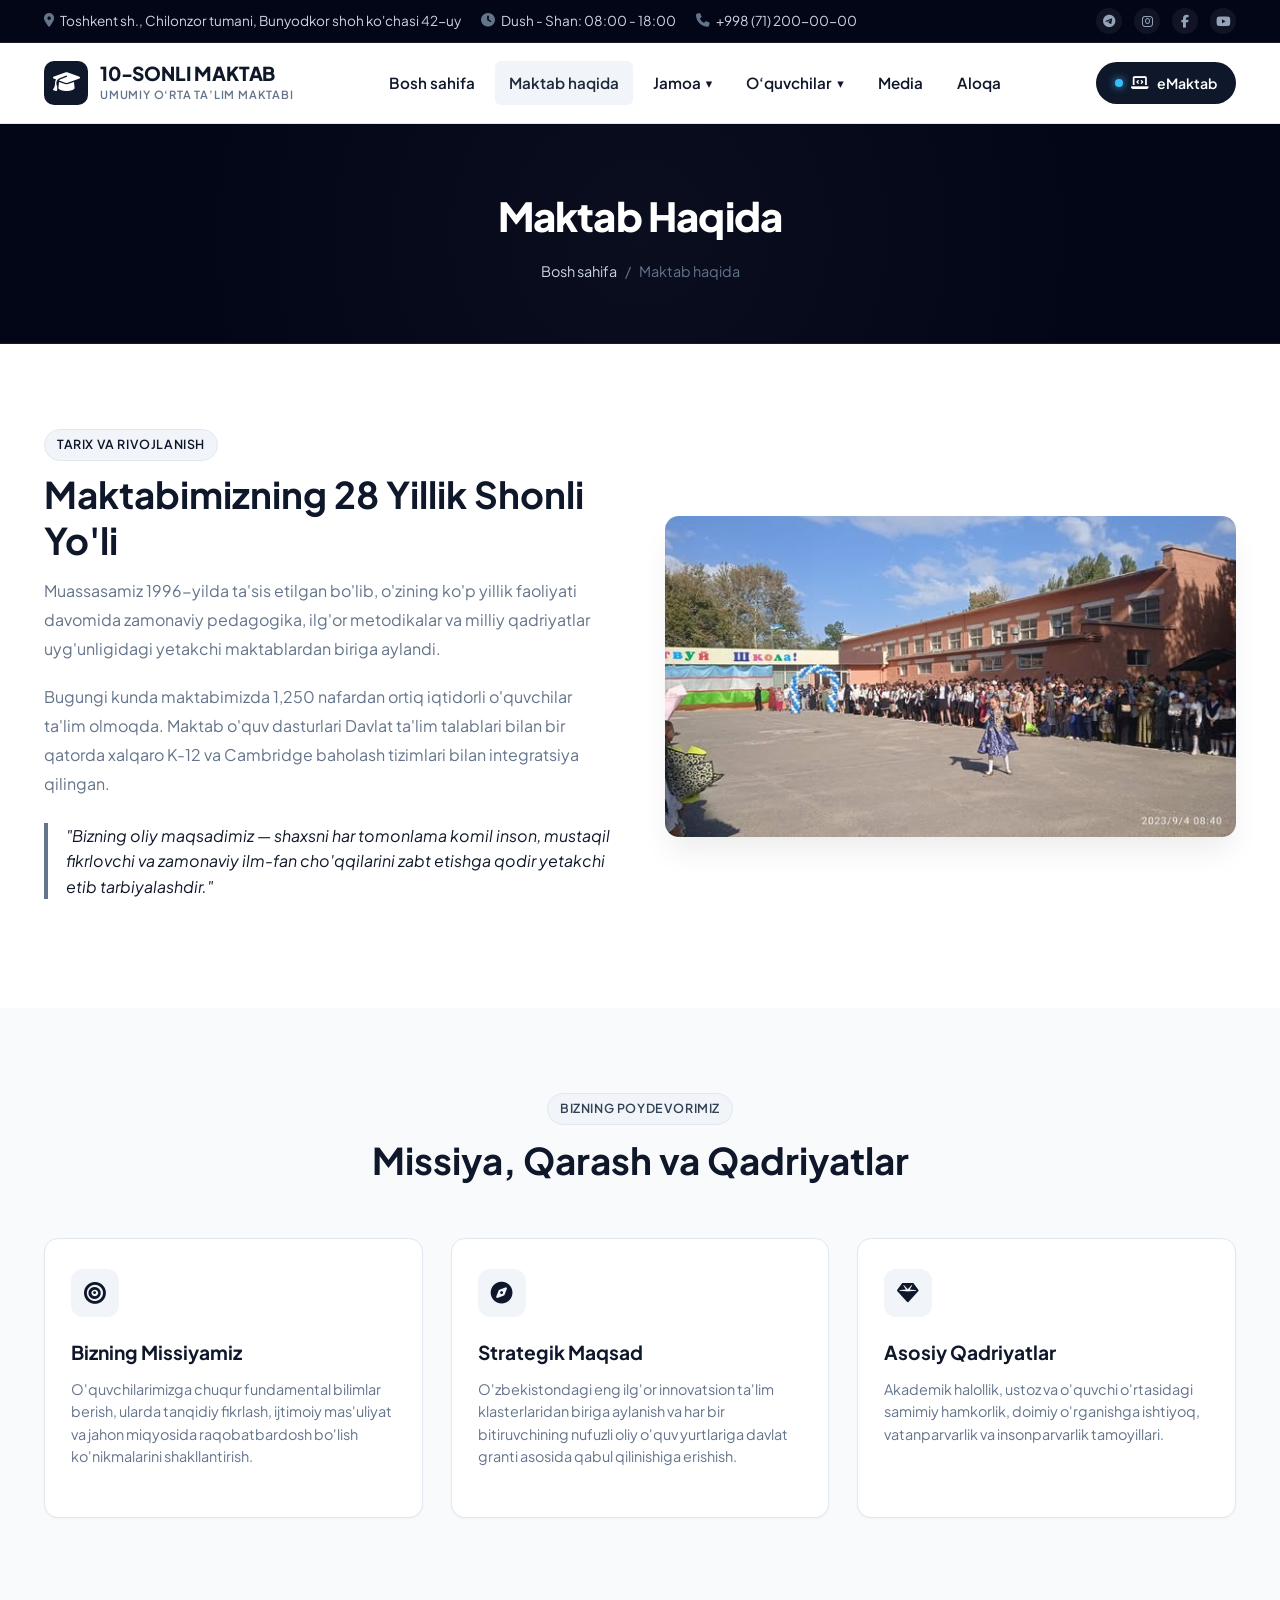
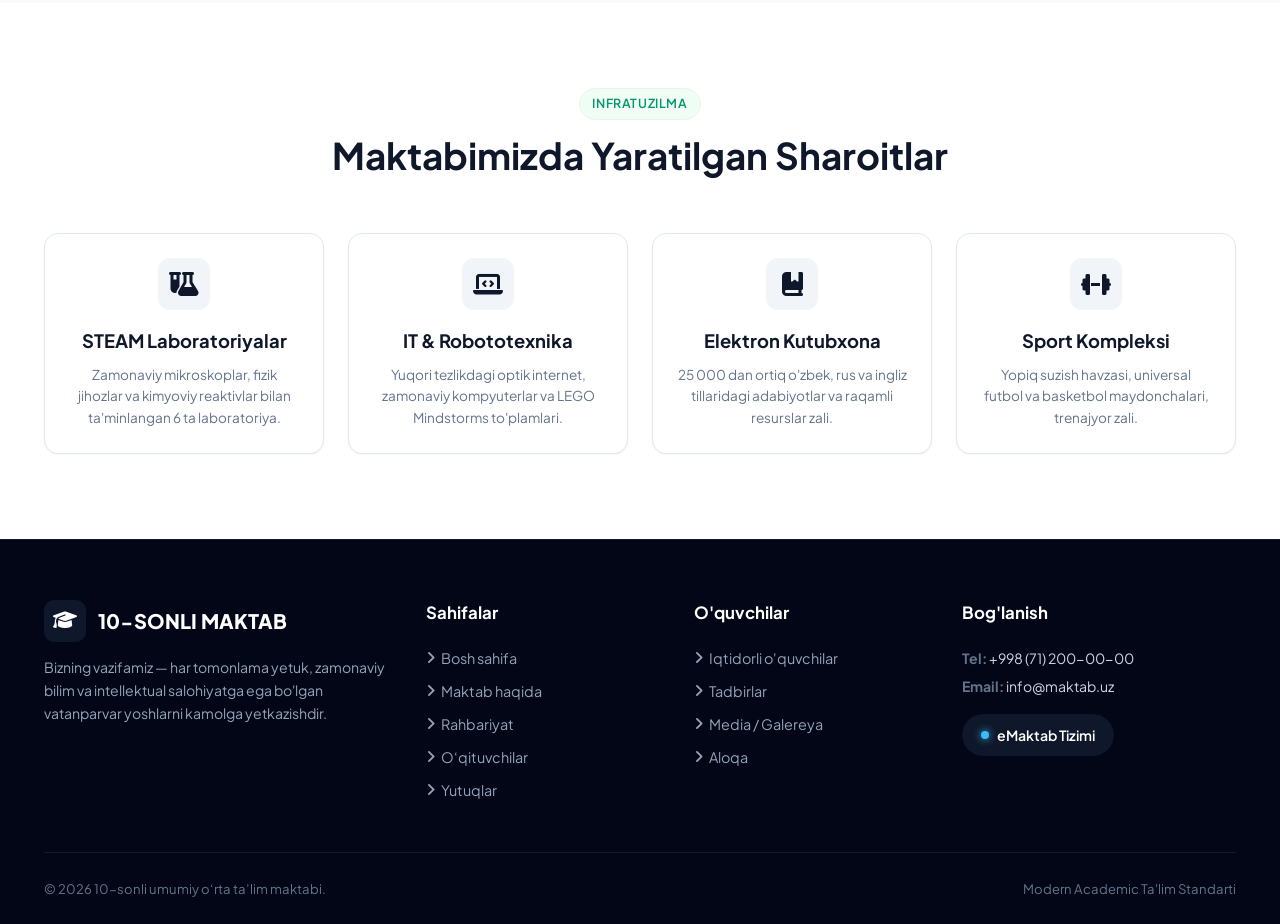
<file: about.html>
<!DOCTYPE html>
<html lang="uz">
<head>
  <meta charset="UTF-8">
  <meta name="viewport" content="width=device-width, initial-scale=1.0">
  <title>Maktab Haqida - Tarix, Missiya va Maqsadlar</title>
  <link rel="stylesheet" href="https://cdnjs.cloudflare.com/ajax/libs/font-awesome/6.5.1/css/all.min.css">
  <link rel="stylesheet" href="styles/main.css">
</head>
<body>

  <!-- Top Announcement Bar -->
  <div class="top-bar">
    <div class="container">
      <div class="top-bar-info">
        <span><i class="fa-solid fa-location-dot text-sky"></i> Toshkent sh., Chilonzor tumani, Bunyodkor shoh ko'chasi 42-uy</span>
        <span><i class="fa-solid fa-clock text-sky"></i> Dush - Shan: 08:00 - 18:00</span>
        <a href="tel:+998712000000"><i class="fa-solid fa-phone text-sky"></i> +998 (71) 200-00-00</a>
      </div>
      <div class="top-bar-actions">
        <div class="social-links">
          <a href="#" aria-label="Telegram"><i class="fa-brands fa-telegram"></i></a>
          <a href="#" aria-label="Instagram"><i class="fa-brands fa-instagram"></i></a>
          <a href="#" aria-label="Facebook"><i class="fa-brands fa-facebook-f"></i></a>
          <a href="#" aria-label="YouTube"><i class="fa-brands fa-youtube"></i></a>
        </div>
      </div>
    </div>
  </div>

  <!-- Navbar -->
  <header class="navbar">
    <div class="container">
      <a href="index.html" class="brand-logo">
        <div class="logo-icon-wrap"><i class="fa-solid fa-graduation-cap"></i></div>
        <div class="brand-text">
          <span class="brand-title">10-SONLI MAKTAB</span>
          <span class="brand-subtitle">Umumiy O‘rta Ta’lim Maktabi</span>
        </div>
      </a>

      <nav class="nav-menu">
        <div class="nav-item"><a href="index.html" class="nav-link">Bosh sahifa</a></div>
        <div class="nav-item active"><a href="about.html" class="nav-link">Maktab haqida</a></div>

        <div class="nav-item">
          <a href="#" class="nav-link has-dropdown">Jamoa</a>
          <div class="dropdown-menu">
            <a href="leadership.html" class="dropdown-link"><i class="fa-solid fa-user-tie"></i> Rahbariyat</a>
            <a href="teachers.html" class="dropdown-link"><i class="fa-solid fa-chalkboard-user"></i> O‘qituvchilar</a>
          </div>
        </div>

        <div class="nav-item">
          <a href="#" class="nav-link has-dropdown">O‘quvchilar</a>
          <div class="dropdown-menu">
            <a href="talented-students.html" class="dropdown-link"><i class="fa-solid fa-star"></i> Iqtidorli o‘quvchilar</a>
            <a href="achievements.html" class="dropdown-link"><i class="fa-solid fa-trophy"></i> Yutuqlar</a>
            <a href="events.html" class="dropdown-link"><i class="fa-solid fa-calendar-check"></i> Tadbirlar</a>
          </div>
        </div>

        <div class="nav-item"><a href="gallery.html" class="nav-link">Media</a></div>
        <div class="nav-item"><a href="contact.html" class="nav-link">Aloqa</a></div>
      </nav>

      <div style="display: flex; align-items: center; gap: 16px;">
        <a href="https://emaktab.uz" target="_blank" rel="noopener noreferrer" class="btn-emaktab">
          <span class="btn-emaktab-dot"></span>
          <i class="fa-solid fa-laptop-code"></i>
          <span>eMaktab</span>
        </a>
        <button class="hamburger" aria-label="Menyuni ochish">
          <span></span><span></span><span></span>
        </button>
      </div>
    </div>
  </header>

  <!-- Page Header Banner -->
  <div class="page-header">
    <div class="container">
      <h1 class="page-header-title">Maktab Haqida</h1>
      <div class="page-breadcrumb">
        <a href="index.html">Bosh sahifa</a>
        <span>/</span>
        <span>Maktab haqida</span>
      </div>
    </div>
  </div>

  <!-- About Deep Dive Content -->
  <section class="section section-bg-white">
    <div class="container">
      <div class="about-grid">
        <div>
          <div class="badge badge-navy">Tarix va Rivojlanish</div>
          <h2 class="section-title" style="margin-top: 10px;">Maktabimizning 28 Yillik Shonli Yo'li</h2>
          <p style="color: var(--text-muted); font-size: 1rem; line-height: 1.8; margin-bottom: 20px;">
            Muassasamiz 1996-yilda ta'sis etilgan bo'lib, o'zining ko'p yillik faoliyati davomida zamonaviy pedagogika, ilg'or metodikalar va milliy qadriyatlar uyg'unligidagi yetakchi maktablardan biriga aylandi.
          </p>
          <p style="color: var(--text-muted); font-size: 1rem; line-height: 1.8; margin-bottom: 24px;">
            Bugungi kunda maktabimizda 1,250 nafardan ortiq iqtidorli o'quvchilar ta'lim olmoqda. Maktab o'quv dasturlari Davlat ta'lim talablari bilan bir qatorda xalqaro K-12 va Cambridge baholash tizimlari bilan integratsiya qilingan.
          </p>
          <div style="border-left: 4px solid var(--accent-sky); padding-left: 18px; margin: 24px 0; font-style: italic; color: var(--primary);">
            "Bizning oliy maqsadimiz — shaxsni har tomonlama komil inson, mustaqil fikrlovchi va zamonaviy ilm-fan cho'qqilarini zabt etishga qodir yetakchi etib tarbiyalashdir."
          </div>
        </div>

        <div class="about-visual">
          <img src="rasmlar/482009129_1835379577303361_8851483117513810448_n.jpg" alt="10-sonli maktab binosi va o'quvchilar" class="about-img-main">
        </div>
      </div>
    </div>
  </section>

  <!-- Missiya, Maqsad va Qadriyatlar Grid -->
  <section class="section section-bg-muted">
    <div class="container">
      <div class="section-header">
        <div class="badge badge-sky">Bizning Poydevorimiz</div>
        <h2 class="section-title">Missiya, Qarash va Qadriyatlar</h2>
      </div>

      <div class="achieve-grid">
        <div class="achieve-card">
          <div class="achieve-icon-badge"><i class="fa-solid fa-bullseye"></i></div>
          <h3 class="achieve-title">Bizning Missiyamiz</h3>
          <p class="achieve-desc">
            O'quvchilarimizga chuqur fundamental bilimlar berish, ularda tanqidiy fikrlash, ijtimoiy mas'uliyat va jahon miqyosida raqobatbardosh bo'lish ko'nikmalarini shakllantirish.
          </p>
        </div>

        <div class="achieve-card">
          <div class="achieve-icon-badge"><i class="fa-solid fa-compass"></i></div>
          <h3 class="achieve-title">Strategik Maqsad</h3>
          <p class="achieve-desc">
            O'zbekistondagi eng ilg'or innovatsion ta'lim klasterlaridan biriga aylanish va har bir bitiruvchining nufuzli oliy o'quv yurtlariga davlat granti asosida qabul qilinishiga erishish.
          </p>
        </div>

        <div class="achieve-card">
          <div class="achieve-icon-badge"><i class="fa-solid fa-gem"></i></div>
          <h3 class="achieve-title">Asosiy Qadriyatlar</h3>
          <p class="achieve-desc">
            Akademik halollik, ustoz va o'quvchi o'rtasidagi samimiy hamkorlik, doimiy o'rganishga ishtiyoq, vatanparvarlik va insonparvarlik tamoyillari.
          </p>
        </div>
      </div>
    </div>
  </section>

  <!-- Infratuzilma va Sharoitlar -->
  <section class="section section-bg-white">
    <div class="container">
      <div class="section-header">
        <div class="badge badge-emerald">Infratuzilma</div>
        <h2 class="section-title">Maktabimizda Yaratilgan Sharoitlar</h2>
      </div>

      <div class="students-grid">
        <div class="student-card" style="padding: 24px; text-align: center;">
          <div class="stat-icon" style="margin: 0 auto 16px auto;"><i class="fa-solid fa-flask-vial"></i></div>
          <h3 style="font-family: var(--font-serif); font-size: 1.15rem; color: var(--primary); margin-bottom: 8px;">STEAM Laboratoriyalar</h3>
          <p style="font-size: 0.85rem; color: var(--text-muted);">Zamonaviy mikroskoplar, fizik jihozlar va kimyoviy reaktivlar bilan ta'minlangan 6 ta laboratoriya.</p>
        </div>

        <div class="student-card" style="padding: 24px; text-align: center;">
          <div class="stat-icon" style="margin: 0 auto 16px auto;"><i class="fa-solid fa-laptop-code"></i></div>
          <h3 style="font-family: var(--font-serif); font-size: 1.15rem; color: var(--primary); margin-bottom: 8px;">IT & Robototexnika</h3>
          <p style="font-size: 0.85rem; color: var(--text-muted);">Yuqori tezlikdagi optik internet, zamonaviy kompyuterlar va LEGO Mindstorms to'plamlari.</p>
        </div>

        <div class="student-card" style="padding: 24px; text-align: center;">
          <div class="stat-icon" style="margin: 0 auto 16px auto;"><i class="fa-solid fa-book-bookmark"></i></div>
          <h3 style="font-family: var(--font-serif); font-size: 1.15rem; color: var(--primary); margin-bottom: 8px;">Elektron Kutubxona</h3>
          <p style="font-size: 0.85rem; color: var(--text-muted);">25 000 dan ortiq o'zbek, rus va ingliz tillaridagi adabiyotlar va raqamli resurslar zali.</p>
        </div>

        <div class="student-card" style="padding: 24px; text-align: center;">
          <div class="stat-icon" style="margin: 0 auto 16px auto;"><i class="fa-solid fa-dumbbell"></i></div>
          <h3 style="font-family: var(--font-serif); font-size: 1.15rem; color: var(--primary); margin-bottom: 8px;">Sport Kompleksi</h3>
          <p style="font-size: 0.85rem; color: var(--text-muted);">Yopiq suzish havzasi, universal futbol va basketbol maydonchalari, trenajyor zali.</p>
        </div>
      </div>
    </div>
  </section>

  <!-- Footer -->
  <footer class="footer">
    <div class="container">
      <div class="footer-grid">
        <div class="footer-brand">
          <div style="display: flex; align-items: center; gap: 12px; margin-bottom: 12px;">
            <div class="logo-icon-wrap" style="width: 42px; height: 42px; font-size: 1.2rem;"><i class="fa-solid fa-graduation-cap"></i></div>
            <h3 style="margin-bottom: 0;">10-SONLI MAKTAB</h3>
          </div>
          <p>Bizning vazifamiz — har tomonlama yetuk, zamonaviy bilim va intellektual salohiyatga ega bo'lgan vatanparvar yoshlarni kamolga yetkazishdir.</p>
        </div>
        <div>
          <h4 class="footer-col-title">Sahifalar</h4>
          <div class="footer-links">
            <a href="index.html"><i class="fa-solid fa-angle-right"></i> Bosh sahifa</a>
            <a href="about.html"><i class="fa-solid fa-angle-right"></i> Maktab haqida</a>
            <a href="leadership.html"><i class="fa-solid fa-angle-right"></i> Rahbariyat</a>
            <a href="teachers.html"><i class="fa-solid fa-angle-right"></i> O‘qituvchilar</a>
            <a href="achievements.html"><i class="fa-solid fa-angle-right"></i> Yutuqlar</a>
          </div>
        </div>
        <div>
          <h4 class="footer-col-title">O'quvchilar</h4>
          <div class="footer-links">
            <a href="talented-students.html"><i class="fa-solid fa-angle-right"></i> Iqtidorli o'quvchilar</a>
            <a href="events.html"><i class="fa-solid fa-angle-right"></i> Tadbirlar</a>
            <a href="gallery.html"><i class="fa-solid fa-angle-right"></i> Media / Galereya</a>
            <a href="contact.html"><i class="fa-solid fa-angle-right"></i> Aloqa</a>
          </div>
        </div>
        <div>
          <h4 class="footer-col-title">Bog'lanish</h4>
          <p style="font-size: 0.88rem; color: #cbd5e1; margin-bottom: 6px;"><strong style="color: var(--accent-sky);">Tel:</strong> +998 (71) 200-00-00</p>
          <p style="font-size: 0.88rem; color: #cbd5e1; margin-bottom: 16px;"><strong style="color: var(--accent-sky);">Email:</strong> info@maktab.uz</p>
          <a href="https://emaktab.uz" target="_blank" rel="noopener noreferrer" class="btn-emaktab">
            <span class="btn-emaktab-dot"></span>
            <span>eMaktab Tizimi</span>
          </a>
        </div>
      </div>
      <div class="footer-bottom">
        <p>&copy; 2026 10-sonli umumiy o‘rta ta’lim maktabi.</p>
        <p>Modern Academic Ta'lim Standarti</p>
      </div>
    </div>
  </footer>

  <script src="js/main.js"></script>
</body>
</html>
</file>
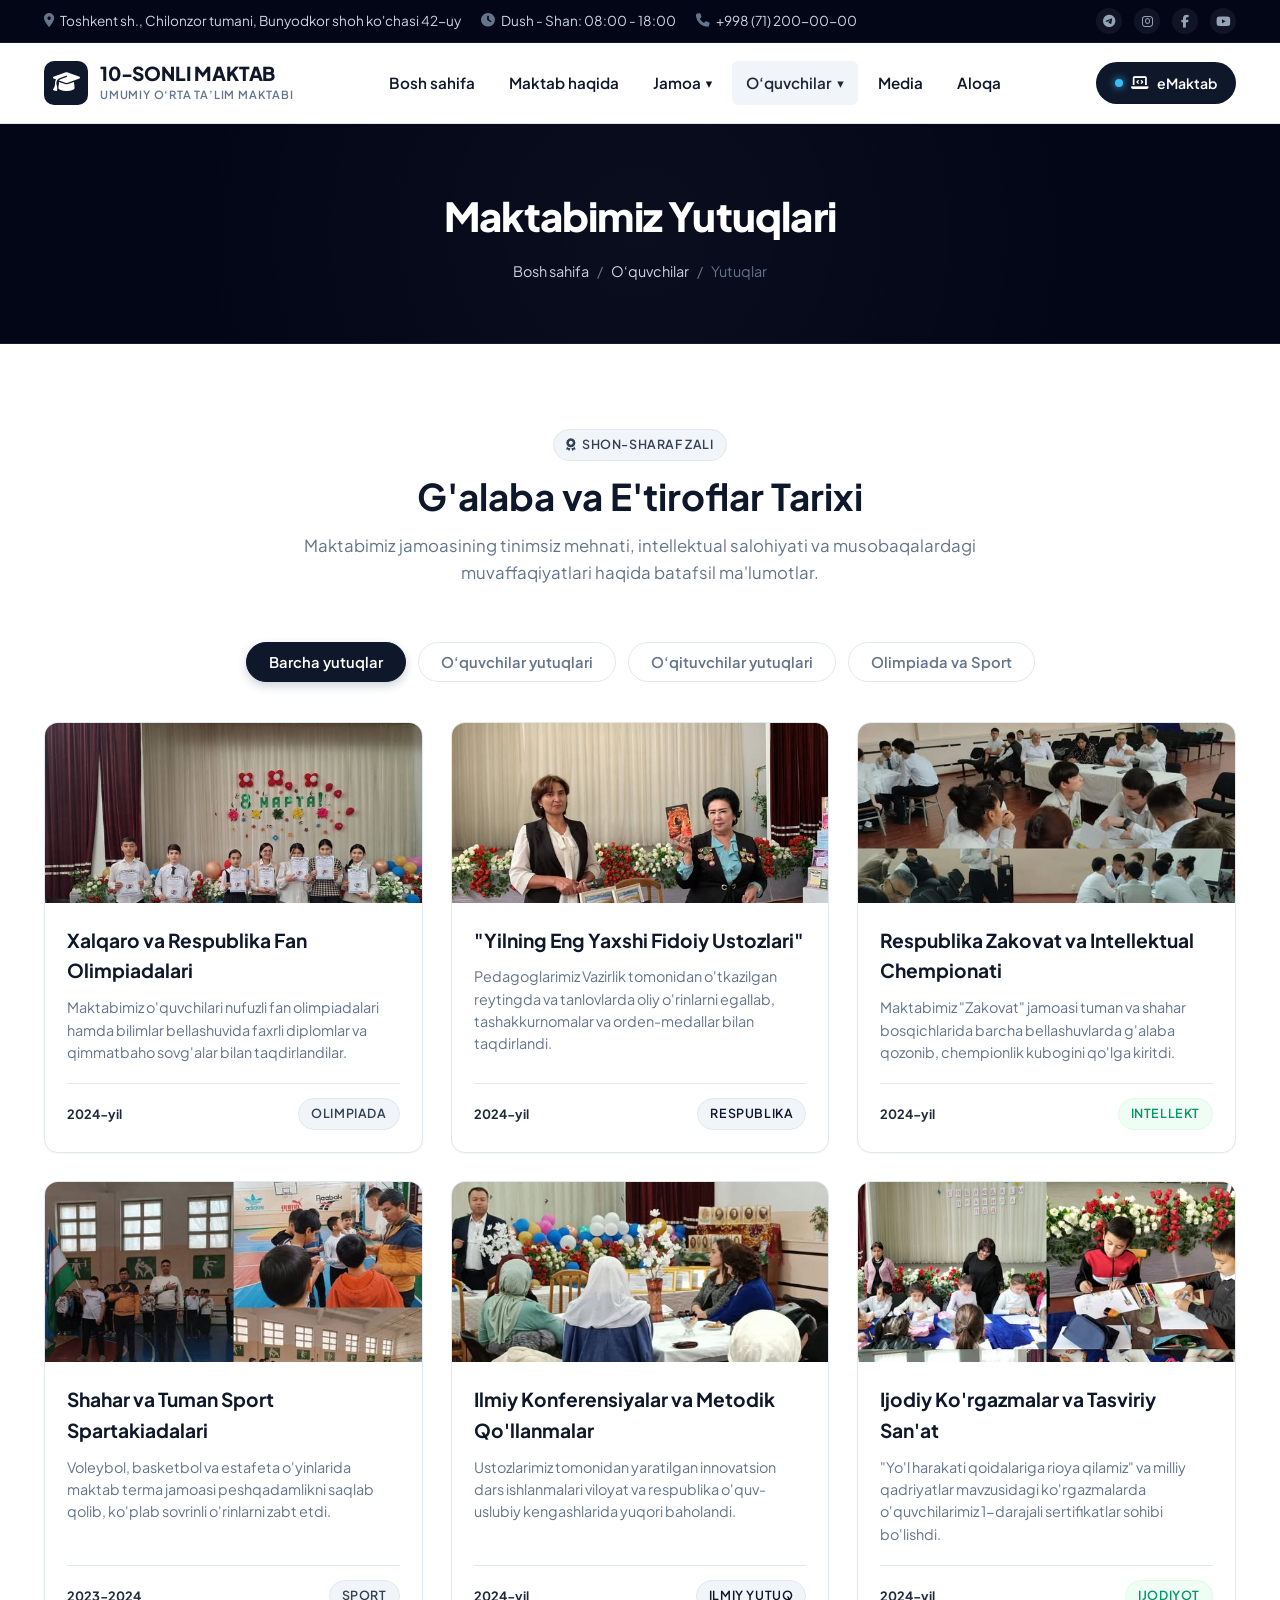
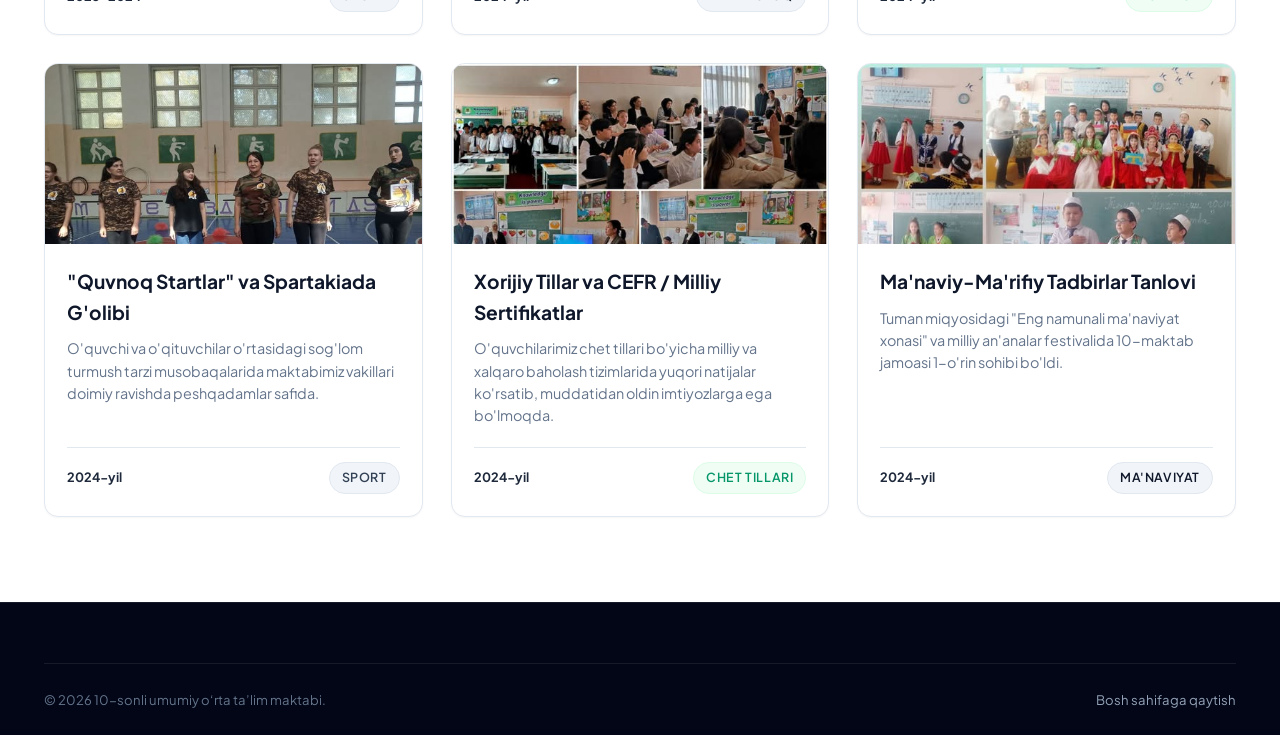
<file: achievements.html>
<!DOCTYPE html>
<html lang="uz">
<head>
  <meta charset="UTF-8">
  <meta name="viewport" content="width=device-width, initial-scale=1.0">
  <title>Yutuqlarimiz - Olimpiada, Tanlov va Sport Natijalari</title>
  <link rel="stylesheet" href="https://cdnjs.cloudflare.com/ajax/libs/font-awesome/6.5.1/css/all.min.css">
  <link rel="stylesheet" href="styles/main.css">
</head>
<body>

  <!-- Top Announcement Bar -->
  <div class="top-bar">
    <div class="container">
      <div class="top-bar-info">
        <span><i class="fa-solid fa-location-dot text-sky"></i> Toshkent sh., Chilonzor tumani, Bunyodkor shoh ko'chasi 42-uy</span>
        <span><i class="fa-solid fa-clock text-sky"></i> Dush - Shan: 08:00 - 18:00</span>
        <a href="tel:+998712000000"><i class="fa-solid fa-phone text-sky"></i> +998 (71) 200-00-00</a>
      </div>
      <div class="top-bar-actions">
        <div class="social-links">
          <a href="#" aria-label="Telegram"><i class="fa-brands fa-telegram"></i></a>
          <a href="#" aria-label="Instagram"><i class="fa-brands fa-instagram"></i></a>
          <a href="#" aria-label="Facebook"><i class="fa-brands fa-facebook-f"></i></a>
          <a href="#" aria-label="YouTube"><i class="fa-brands fa-youtube"></i></a>
        </div>
      </div>
    </div>
  </div>

  <!-- Navbar -->
  <header class="navbar">
    <div class="container">
      <a href="index.html" class="brand-logo">
        <div class="logo-icon-wrap"><i class="fa-solid fa-graduation-cap"></i></div>
        <div class="brand-text">
          <span class="brand-title">10-SONLI MAKTAB</span>
          <span class="brand-subtitle">Umumiy O‘rta Ta’lim Maktabi</span>
        </div>
      </a>

      <nav class="nav-menu">
        <div class="nav-item"><a href="index.html" class="nav-link">Bosh sahifa</a></div>
        <div class="nav-item"><a href="about.html" class="nav-link">Maktab haqida</a></div>

        <div class="nav-item">
          <a href="#" class="nav-link has-dropdown">Jamoa</a>
          <div class="dropdown-menu">
            <a href="leadership.html" class="dropdown-link"><i class="fa-solid fa-user-tie"></i> Rahbariyat</a>
            <a href="teachers.html" class="dropdown-link"><i class="fa-solid fa-chalkboard-user"></i> O‘qituvchilar</a>
          </div>
        </div>

        <div class="nav-item active">
          <a href="#" class="nav-link has-dropdown">O‘quvchilar</a>
          <div class="dropdown-menu">
            <a href="talented-students.html" class="dropdown-link"><i class="fa-solid fa-star"></i> Iqtidorli o‘quvchilar</a>
            <a href="achievements.html" class="dropdown-link"><i class="fa-solid fa-trophy"></i> Yutuqlar</a>
            <a href="events.html" class="dropdown-link"><i class="fa-solid fa-calendar-check"></i> Tadbirlar</a>
          </div>
        </div>

        <div class="nav-item"><a href="gallery.html" class="nav-link">Media</a></div>
        <div class="nav-item"><a href="contact.html" class="nav-link">Aloqa</a></div>
      </nav>

      <div style="display: flex; align-items: center; gap: 16px;">
        <a href="https://emaktab.uz" target="_blank" rel="noopener noreferrer" class="btn-emaktab">
          <span class="btn-emaktab-dot"></span>
          <i class="fa-solid fa-laptop-code"></i>
          <span>eMaktab</span>
        </a>
        <button class="hamburger" aria-label="Menyuni ochish">
          <span></span><span></span><span></span>
        </button>
      </div>
    </div>
  </header>

  <!-- Page Header -->
  <div class="page-header">
    <div class="container">
      <h1 class="page-header-title">Maktabimiz Yutuqlari</h1>
      <div class="page-breadcrumb">
        <a href="index.html">Bosh sahifa</a>
        <span>/</span>
        <a href="#">O‘quvchilar</a>
        <span>/</span>
        <span>Yutuqlar</span>
      </div>
    </div>
  </div>

  <!-- Achievements Detailed Grid -->
  <section class="section section-bg-white">
    <div class="container">
      <div class="section-header">
        <div class="badge badge-sky"><i class="fa-solid fa-award"></i> Shon-Sharaf Zali</div>
        <h2 class="section-title">G'alaba va E'tiroflar Tarixi</h2>
        <p class="section-subtitle">
          Maktabimiz jamoasining tinimsiz mehnati, intellektual salohiyati va musobaqalardagi muvaffaqiyatlari haqida batafsil ma'lumotlar.
        </p>
      </div>

      <!-- Tab Buttons -->
      <div class="achieve-tabs">
        <button class="achieve-tab-btn active" data-target="all">Barcha yutuqlar</button>
        <button class="achieve-tab-btn" data-target="students">O‘quvchilar yutuqlari</button>
        <button class="achieve-tab-btn" data-target="teachers">O‘qituvchilar yutuqlari</button>
        <button class="achieve-tab-btn" data-target="competitions">Olimpiada va Sport</button>
      </div>

      <div class="achieve-grid">
        <!-- 1 -->
        <div class="achieve-card" data-category="competitions" style="padding: 0; overflow: hidden;">
          <div style="height: 180px; overflow: hidden;">
            <img src="rasmlar/480724186_1683917309168861_483301358649354570_n.jpg" alt="Olimpiada sovrindorlari" style="width: 100%; height: 100%; object-fit: cover; object-position: top center;">
          </div>
          <div style="padding: 22px; display: flex; flex-direction: column; flex-grow: 1;">
            <h3 class="achieve-title">Xalqaro va Respublika Fan Olimpiadalari</h3>
            <p class="achieve-desc">
              Maktabimiz o'quvchilari nufuzli fan olimpiadalari hamda bilimlar bellashuvida faxrli diplomlar va qimmatbaho sovg'alar bilan taqdirlandilar.
            </p>
            <div class="achieve-footer">
              <span class="achieve-year">2024-yil</span>
              <span class="badge badge-sky">Olimpiada</span>
            </div>
          </div>
        </div>

        <!-- 2 -->
        <div class="achieve-card" data-category="teachers" style="padding: 0; overflow: hidden;">
          <div style="height: 180px; overflow: hidden;">
            <img src="rasmlar/481250258_1836049597236359_7749384104113567819_n.jpg" alt="Fidoiy ustozlar" style="width: 100%; height: 100%; object-fit: cover; object-position: top center;">
          </div>
          <div style="padding: 22px; display: flex; flex-direction: column; flex-grow: 1;">
            <h3 class="achieve-title">"Yilning Eng Yaxshi Fidoiy Ustozlari"</h3>
            <p class="achieve-desc">
              Pedagoglarimiz Vazirlik tomonidan o'tkazilgan reytingda va tanlovlarda oliy o'rinlarni egallab, tashakkurnomalar va orden-medallar bilan taqdirlandi.
            </p>
            <div class="achieve-footer">
              <span class="achieve-year">2024-yil</span>
              <span class="badge badge-navy">Respublika</span>
            </div>
          </div>
        </div>

        <!-- 3 -->
        <div class="achieve-card" data-category="students" style="padding: 0; overflow: hidden;">
          <div style="height: 180px; overflow: hidden;">
            <img src="rasmlar/483987269_1840717083436277_4543032075003324965_n.jpg" alt="Zakovat turniri" style="width: 100%; height: 100%; object-fit: cover; object-position: top center;">
          </div>
          <div style="padding: 22px; display: flex; flex-direction: column; flex-grow: 1;">
            <h3 class="achieve-title">Respublika Zakovat va Intellektual Chempionati</h3>
            <p class="achieve-desc">
              Maktabimiz "Zakovat" jamoasi tuman va shahar bosqichlarida barcha bellashuvlarda g'alaba qozonib, chempionlik kubogini qo'lga kiritdi.
            </p>
            <div class="achieve-footer">
              <span class="achieve-year">2024-yil</span>
              <span class="badge badge-emerald">Intellekt</span>
            </div>
          </div>
        </div>

        <!-- 4 -->
        <div class="achieve-card" data-category="competitions" style="padding: 0; overflow: hidden;">
          <div style="height: 180px; overflow: hidden;">
            <img src="rasmlar/482068459_1838658303642155_6339667709216380659_n.jpg" alt="Sport chempionati" style="width: 100%; height: 100%; object-fit: cover; object-position: top center;">
          </div>
          <div style="padding: 22px; display: flex; flex-direction: column; flex-grow: 1;">
            <h3 class="achieve-title">Shahar va Tuman Sport Spartakiadalari</h3>
            <p class="achieve-desc">
              Voleybol, basketbol va estafeta o'yinlarida maktab terma jamoasi peshqadamlikni saqlab qolib, ko'plab sovrinli o'rinlarni zabt etdi.
            </p>
            <div class="achieve-footer">
              <span class="achieve-year">2023-2024</span>
              <span class="badge badge-sky">Sport</span>
            </div>
          </div>
        </div>

        <!-- 5 -->
        <div class="achieve-card" data-category="teachers" style="padding: 0; overflow: hidden;">
          <div style="height: 180px; overflow: hidden;">
            <img src="rasmlar/480608899_1683302945896964_6272770045335110023_n.jpg" alt="Ilmiy-amaliy konferensiya" style="width: 100%; height: 100%; object-fit: cover; object-position: top center;">
          </div>
          <div style="padding: 22px; display: flex; flex-direction: column; flex-grow: 1;">
            <h3 class="achieve-title">Ilmiy Konferensiyalar va Metodik Qo'llanmalar</h3>
            <p class="achieve-desc">
              Ustozlarimiz tomonidan yaratilgan innovatsion dars ishlanmalari viloyat va respublika o'quv-uslubiy kengashlarida yuqori baholandi.
            </p>
            <div class="achieve-footer">
              <span class="achieve-year">2024-yil</span>
              <span class="badge badge-navy">Ilmiy Yutuq</span>
            </div>
          </div>
        </div>

        <!-- 6 -->
        <div class="achieve-card" data-category="students" style="padding: 0; overflow: hidden;">
          <div style="height: 180px; overflow: hidden;">
            <img src="rasmlar/482023517_1836775623830423_8704807621694357974_n.jpg" alt="Tasviriy san'at tanlovi" style="width: 100%; height: 100%; object-fit: cover; object-position: top center;">
          </div>
          <div style="padding: 22px; display: flex; flex-direction: column; flex-grow: 1;">
            <h3 class="achieve-title">Ijodiy Ko'rgazmalar va Tasviriy San'at</h3>
            <p class="achieve-desc">
              "Yo'l harakati qoidalariga rioya qilamiz" va milliy qadriyatlar mavzusidagi ko'rgazmalarda o'quvchilarimiz 1-darajali sertifikatlar sohibi bo'lishdi.
            </p>
            <div class="achieve-footer">
              <span class="achieve-year">2024-yil</span>
              <span class="badge badge-emerald">Ijodiyot</span>
            </div>
          </div>
        </div>

        <!-- 7 -->
        <div class="achieve-card" data-category="competitions" style="padding: 0; overflow: hidden;">
          <div style="height: 180px; overflow: hidden;">
            <img src="rasmlar/481467638_1836051060569546_5886113357977817819_n.jpg" alt="Sport musobaqasi" style="width: 100%; height: 100%; object-fit: cover; object-position: top center;">
          </div>
          <div style="padding: 22px; display: flex; flex-direction: column; flex-grow: 1;">
            <h3 class="achieve-title">"Quvnoq Startlar" va Spartakiada G'olibi</h3>
            <p class="achieve-desc">
              O'quvchi va o'qituvchilar o'rtasidagi sog'lom turmush tarzi musobaqalarida maktabimiz vakillari doimiy ravishda peshqadamlar safida.
            </p>
            <div class="achieve-footer">
              <span class="achieve-year">2024-yil</span>
              <span class="badge badge-sky">Sport</span>
            </div>
          </div>
        </div>

        <!-- 8 -->
        <div class="achieve-card" data-category="students" style="padding: 0; overflow: hidden;">
          <div style="height: 180px; overflow: hidden;">
            <img src="rasmlar/480786408_1684707389089853_8817463549594454429_n.jpg" alt="Chet tillari yutuqlari" style="width: 100%; height: 100%; object-fit: cover; object-position: top center;">
          </div>
          <div style="padding: 22px; display: flex; flex-direction: column; flex-grow: 1;">
            <h3 class="achieve-title">Xorijiy Tillar va CEFR / Milliy Sertifikatlar</h3>
            <p class="achieve-desc">
              O'quvchilarimiz chet tillari bo'yicha milliy va xalqaro baholash tizimlarida yuqori natijalar ko'rsatib, muddatidan oldin imtiyozlarga ega bo'lmoqda.
            </p>
            <div class="achieve-footer">
              <span class="achieve-year">2024-yil</span>
              <span class="badge badge-emerald">Chet Tillari</span>
            </div>
          </div>
        </div>

        <!-- 9 -->
        <div class="achieve-card" data-category="teachers" style="padding: 0; overflow: hidden;">
          <div style="height: 180px; overflow: hidden;">
            <img src="rasmlar/480827567_1683917305835528_8225702891895058932_n.jpg" alt="Madaniy festival" style="width: 100%; height: 100%; object-fit: cover; object-position: top center;">
          </div>
          <div style="padding: 22px; display: flex; flex-direction: column; flex-grow: 1;">
            <h3 class="achieve-title">Ma'naviy-Ma'rifiy Tadbirlar Tanlovi</h3>
            <p class="achieve-desc">
              Tuman miqyosidagi "Eng namunali ma'naviyat xonasi" va milliy an'analar festivalida 10-maktab jamoasi 1-o'rin sohibi bo'ldi.
            </p>
            <div class="achieve-footer">
              <span class="achieve-year">2024-yil</span>
              <span class="badge badge-navy">Ma'naviyat</span>
            </div>
          </div>
        </div>
      </div>
    </div>
  </section>

  <!-- Footer -->
  <footer class="footer">
    <div class="container">
      <div class="footer-bottom">
        <p>&copy; 2026 10-sonli umumiy o‘rta ta’lim maktabi.</p>
        <p><a href="index.html">Bosh sahifaga qaytish</a></p>
      </div>
    </div>
  </footer>

  <script src="js/main.js"></script>
</body>
</html>
</file>
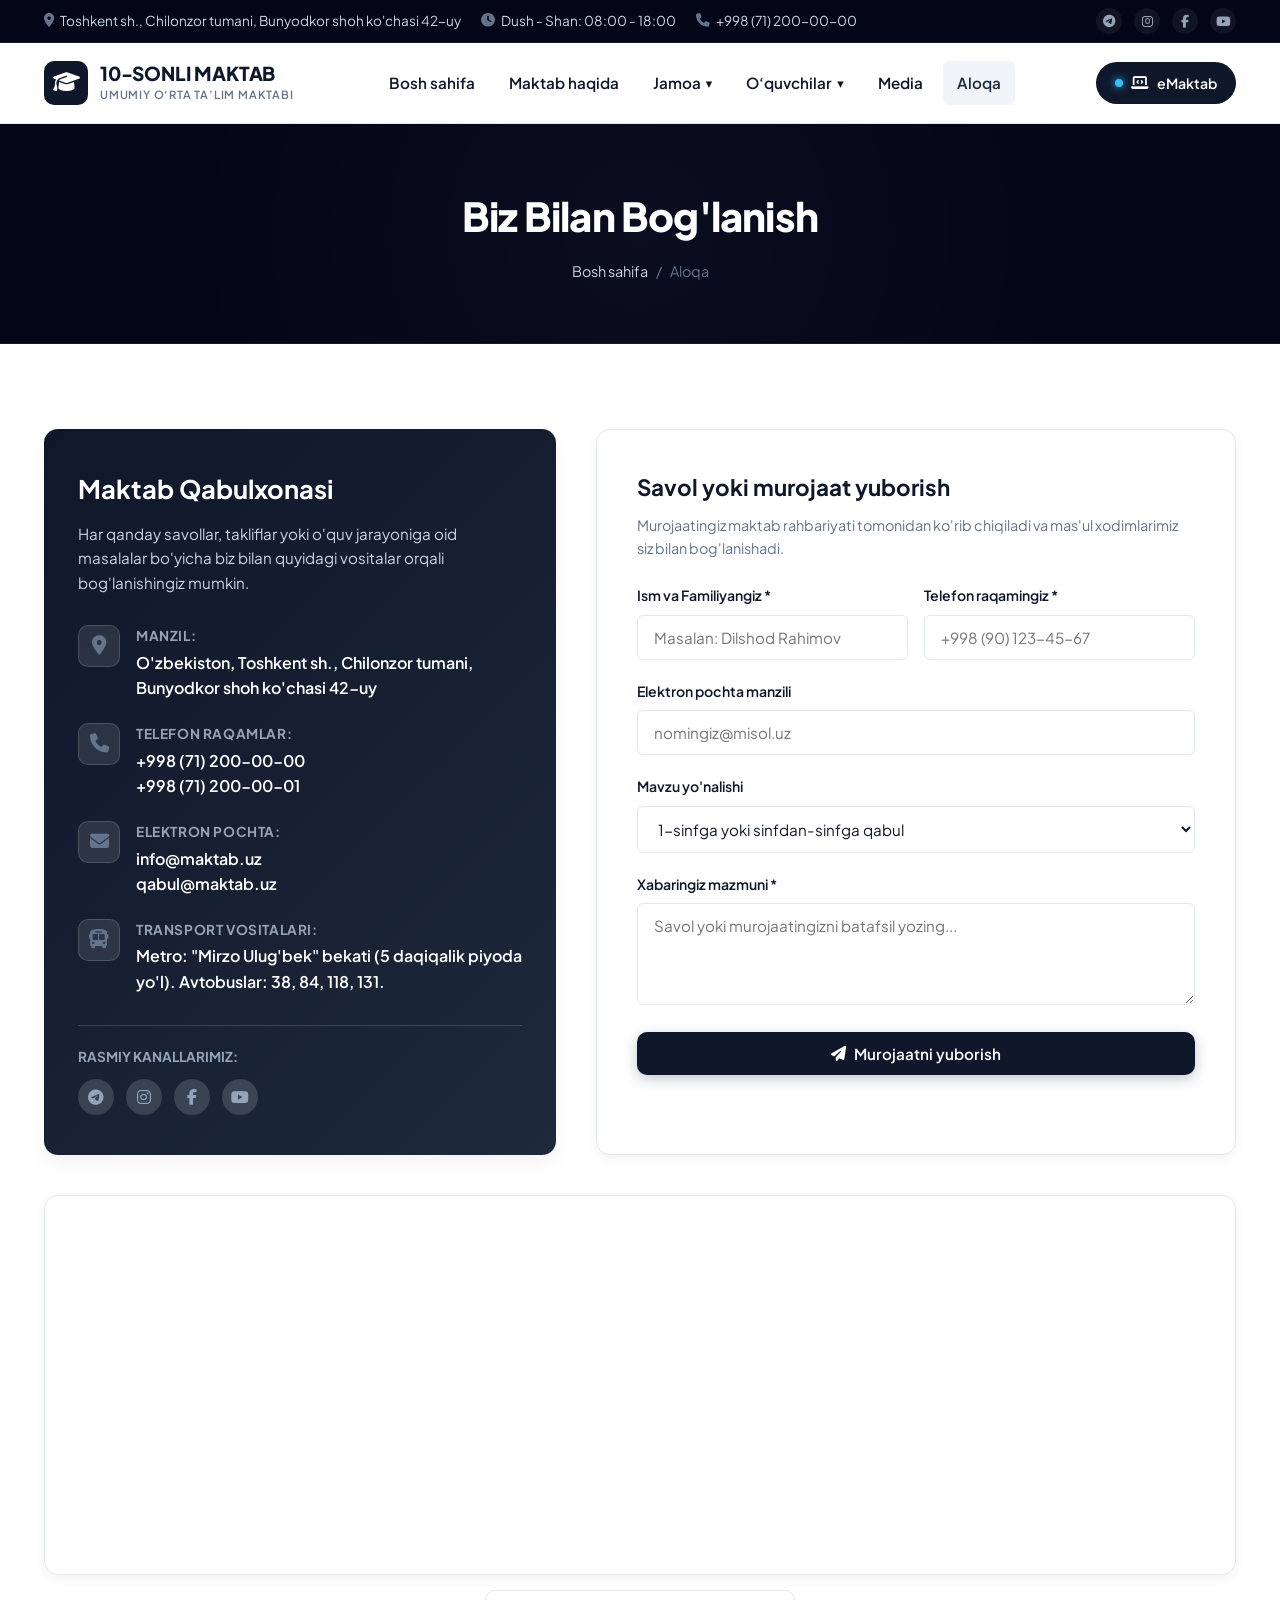
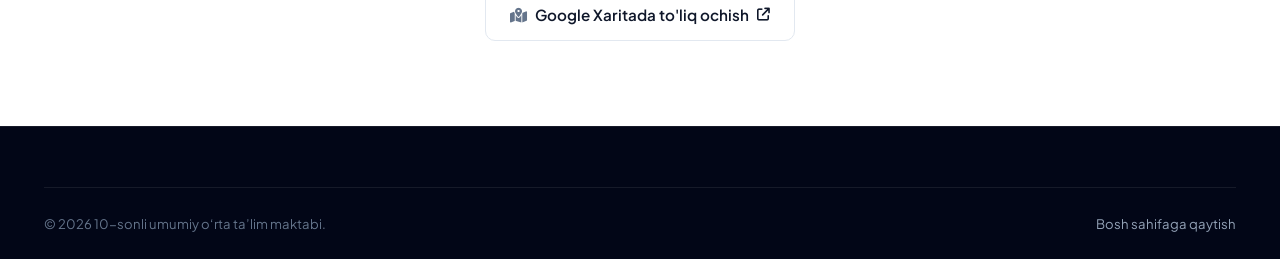
<file: contact.html>
<!DOCTYPE html>
<html lang="uz">
<head>
  <meta charset="UTF-8">
  <meta name="viewport" content="width=device-width, initial-scale=1.0">
  <title>Aloqa - Maktab Joylashuvi va Murojaat</title>
  <link rel="stylesheet" href="https://cdnjs.cloudflare.com/ajax/libs/font-awesome/6.5.1/css/all.min.css">
  <link rel="stylesheet" href="styles/main.css">
</head>
<body>

  <!-- Top Announcement Bar -->
  <div class="top-bar">
    <div class="container">
      <div class="top-bar-info">
        <span><i class="fa-solid fa-location-dot text-sky"></i> Toshkent sh., Chilonzor tumani, Bunyodkor shoh ko'chasi 42-uy</span>
        <span><i class="fa-solid fa-clock text-sky"></i> Dush - Shan: 08:00 - 18:00</span>
        <a href="tel:+998712000000"><i class="fa-solid fa-phone text-sky"></i> +998 (71) 200-00-00</a>
      </div>
      <div class="top-bar-actions">
        <div class="social-links">
          <a href="#" aria-label="Telegram"><i class="fa-brands fa-telegram"></i></a>
          <a href="#" aria-label="Instagram"><i class="fa-brands fa-instagram"></i></a>
          <a href="#" aria-label="Facebook"><i class="fa-brands fa-facebook-f"></i></a>
          <a href="#" aria-label="YouTube"><i class="fa-brands fa-youtube"></i></a>
        </div>
      </div>
    </div>
  </div>

  <!-- Navbar -->
  <header class="navbar">
    <div class="container">
      <a href="index.html" class="brand-logo">
        <div class="logo-icon-wrap"><i class="fa-solid fa-graduation-cap"></i></div>
        <div class="brand-text">
          <span class="brand-title">10-SONLI MAKTAB</span>
          <span class="brand-subtitle">Umumiy O‘rta Ta’lim Maktabi</span>
        </div>
      </a>

      <nav class="nav-menu">
        <div class="nav-item"><a href="index.html" class="nav-link">Bosh sahifa</a></div>
        <div class="nav-item"><a href="about.html" class="nav-link">Maktab haqida</a></div>

        <div class="nav-item">
          <a href="#" class="nav-link has-dropdown">Jamoa</a>
          <div class="dropdown-menu">
            <a href="leadership.html" class="dropdown-link"><i class="fa-solid fa-user-tie"></i> Rahbariyat</a>
            <a href="teachers.html" class="dropdown-link"><i class="fa-solid fa-chalkboard-user"></i> O‘qituvchilar</a>
          </div>
        </div>

        <div class="nav-item">
          <a href="#" class="nav-link has-dropdown">O‘quvchilar</a>
          <div class="dropdown-menu">
            <a href="talented-students.html" class="dropdown-link"><i class="fa-solid fa-star"></i> Iqtidorli o‘quvchilar</a>
            <a href="achievements.html" class="dropdown-link"><i class="fa-solid fa-trophy"></i> Yutuqlar</a>
            <a href="events.html" class="dropdown-link"><i class="fa-solid fa-calendar-check"></i> Tadbirlar</a>
          </div>
        </div>

        <div class="nav-item"><a href="gallery.html" class="nav-link">Media</a></div>
        <div class="nav-item active"><a href="contact.html" class="nav-link">Aloqa</a></div>
      </nav>

      <div style="display: flex; align-items: center; gap: 16px;">
        <a href="https://emaktab.uz" target="_blank" rel="noopener noreferrer" class="btn-emaktab">
          <span class="btn-emaktab-dot"></span>
          <i class="fa-solid fa-laptop-code"></i>
          <span>eMaktab</span>
        </a>
        <button class="hamburger" aria-label="Menyuni ochish">
          <span></span><span></span><span></span>
        </button>
      </div>
    </div>
  </header>

  <!-- Page Header -->
  <div class="page-header">
    <div class="container">
      <h1 class="page-header-title">Biz Bilan Bog'lanish</h1>
      <div class="page-breadcrumb">
        <a href="index.html">Bosh sahifa</a>
        <span>/</span>
        <span>Aloqa</span>
      </div>
    </div>
  </div>

  <!-- Contact Form & Details Section -->
  <section class="section section-bg-white">
    <div class="container">
      <div class="contact-grid">
        <!-- Contact Info Card -->
        <div class="contact-info-card">
          <div>
            <h3 class="contact-info-title">Maktab Qabulxonasi</h3>
            <p class="contact-info-desc">
              Har qanday savollar, takliflar yoki o'quv jarayoniga oid masalalar bo'yicha biz bilan quyidagi vositalar orqali bog'lanishingiz mumkin.
            </p>

            <div class="contact-items">
              <div class="contact-item">
                <div class="contact-icon"><i class="fa-solid fa-location-dot"></i></div>
                <div class="contact-details">
                  <h4>Manzil:</h4>
                  <p>O'zbekiston, Toshkent sh., Chilonzor tumani, Bunyodkor shoh ko'chasi 42-uy</p>
                </div>
              </div>

              <div class="contact-item">
                <div class="contact-icon"><i class="fa-solid fa-phone"></i></div>
                <div class="contact-details">
                  <h4>Telefon raqamlar:</h4>
                  <p><a href="tel:+998712000000">+998 (71) 200-00-00</a></p>
                  <p><a href="tel:+998712000001">+998 (71) 200-00-01</a></p>
                </div>
              </div>

              <div class="contact-item">
                <div class="contact-icon"><i class="fa-solid fa-envelope"></i></div>
                <div class="contact-details">
                  <h4>Elektron pochta:</h4>
                  <p><a href="mailto:info@maktab.uz">info@maktab.uz</a></p>
                  <p><a href="mailto:qabul@maktab.uz">qabul@maktab.uz</a></p>
                </div>
              </div>

              <div class="contact-item">
                <div class="contact-icon"><i class="fa-solid fa-bus"></i></div>
                <div class="contact-details">
                  <h4>Transport vositalari:</h4>
                  <p>Metro: "Mirzo Ulug'bek" bekati (5 daqiqalik piyoda yo'l). Avtobuslar: 38, 84, 118, 131.</p>
                </div>
              </div>
            </div>
          </div>

          <div style="margin-top: 30px; padding-top: 20px; border-top: 1px solid rgba(255, 255, 255, 0.15);">
            <h4 style="font-size: 0.85rem; text-transform: uppercase; color: #94a3b8; margin-bottom: 12px;">Rasmiy kanallarimiz:</h4>
            <div class="social-links">
              <a href="#" style="background: rgba(255, 255, 255, 0.15); width: 36px; height: 36px; font-size: 1rem;"><i class="fa-brands fa-telegram"></i></a>
              <a href="#" style="background: rgba(255, 255, 255, 0.15); width: 36px; height: 36px; font-size: 1rem;"><i class="fa-brands fa-instagram"></i></a>
              <a href="#" style="background: rgba(255, 255, 255, 0.15); width: 36px; height: 36px; font-size: 1rem;"><i class="fa-brands fa-facebook-f"></i></a>
              <a href="#" style="background: rgba(255, 255, 255, 0.15); width: 36px; height: 36px; font-size: 1rem;"><i class="fa-brands fa-youtube"></i></a>
            </div>
          </div>
        </div>

        <!-- Contact Form Card -->
        <div class="contact-form-card">
          <h3 style="font-family: var(--font-serif); font-size: 1.4rem; color: var(--primary); margin-bottom: 8px;">
            Savol yoki murojaat yuborish
          </h3>
          <p style="font-size: 0.9rem; color: var(--text-muted); margin-bottom: 24px;">
            Murojaatingiz maktab rahbariyati tomonidan ko'rib chiqiladi va mas'ul xodimlarimiz siz bilan bog'lanishadi.
          </p>

          <form id="contact-form">
            <div class="form-row">
              <div class="form-group">
                <label class="form-label" for="c-name">Ism va Familiyangiz *</label>
                <input type="text" id="c-name" class="form-control" placeholder="Masalan: Dilshod Rahimov" required>
              </div>
              <div class="form-group">
                <label class="form-label" for="c-phone">Telefon raqamingiz *</label>
                <input type="tel" id="c-phone" class="form-control" placeholder="+998 (90) 123-45-67" required>
              </div>
            </div>

            <div class="form-group">
              <label class="form-label" for="c-email">Elektron pochta manzili</label>
              <input type="email" id="c-email" class="form-control" placeholder="nomingiz@misol.uz">
            </div>

            <div class="form-group">
              <label class="form-label" for="c-subject">Mavzu yo'nalishi</label>
              <select id="c-subject" class="form-control">
                <option value="qabul">1-sinfga yoki sinfdan-sinfga qabul</option>
                <option value="oqish">O'quv dasturi va ixtisosliklar</option>
                <option value="togarak">Fan to'garaklari va sport sektsiyalari</option>
                <option value="taklif">Taklif va mulohazalar</option>
              </select>
            </div>

            <div class="form-group">
              <label class="form-label" for="c-message">Xabaringiz mazmuni *</label>
              <textarea id="c-message" rows="4" class="form-control" placeholder="Savol yoki murojaatingizni batafsil yozing..." required></textarea>
            </div>

            <button type="submit" class="btn btn-primary" style="width: 100%;">
              <i class="fa-solid fa-paper-plane"></i> Murojaatni yuborish
            </button>
          </form>
        </div>
      </div>

      <!-- Map -->
      <div class="map-container">
        <iframe 
          title="10-sonli maktab joylashuvi xaritada"
          src="https://www.google.com/maps/embed?pb=!1m18!1m12!1m3!1d911.4109174593317!2d69.244331704157!3d40.21725955272116!2m3!1f0!2f0!3f0!3m2!1i1024!2i768!4f13.1!3m3!1m2!1s0x38b1965411000001%3A0x52c023199a6c284e!2z0KjQutC-0LvQsCDihJYxMA!5e1!3m2!1sru!2s!4v1788780985309!5m2!1sru!2s" 
          width="100%" 
          height="100%" 
          style="border:0;" 
          allowfullscreen="" 
          loading="lazy" 
          referrerpolicy="strict-origin-when-cross-origin">
        </iframe>
      </div>
      <div style="text-align: center; margin-top: 15px;">
        <a href="https://maps.app.goo.gl/w4SEvYkACgXzx54f8" target="_blank" rel="noopener noreferrer" class="btn btn-outline" style="display: inline-flex; align-items: center; gap: 8px;">
          <i class="fa-solid fa-map-location-dot" style="color: var(--accent-sky);"></i>
          <span>Google Xaritada to'liq ochish</span>
          <i class="fa-solid fa-arrow-up-right-from-square" style="font-size: 0.8rem;"></i>
        </a>
      </div>
    </div>
  </section>

  <!-- Footer -->
  <footer class="footer">
    <div class="container">
      <div class="footer-bottom">
        <p>&copy; 2026 10-sonli umumiy o‘rta ta’lim maktabi.</p>
        <p><a href="index.html">Bosh sahifaga qaytish</a></p>
      </div>
    </div>
  </footer>

  <script src="js/main.js"></script>
</body>
</html>
</file>
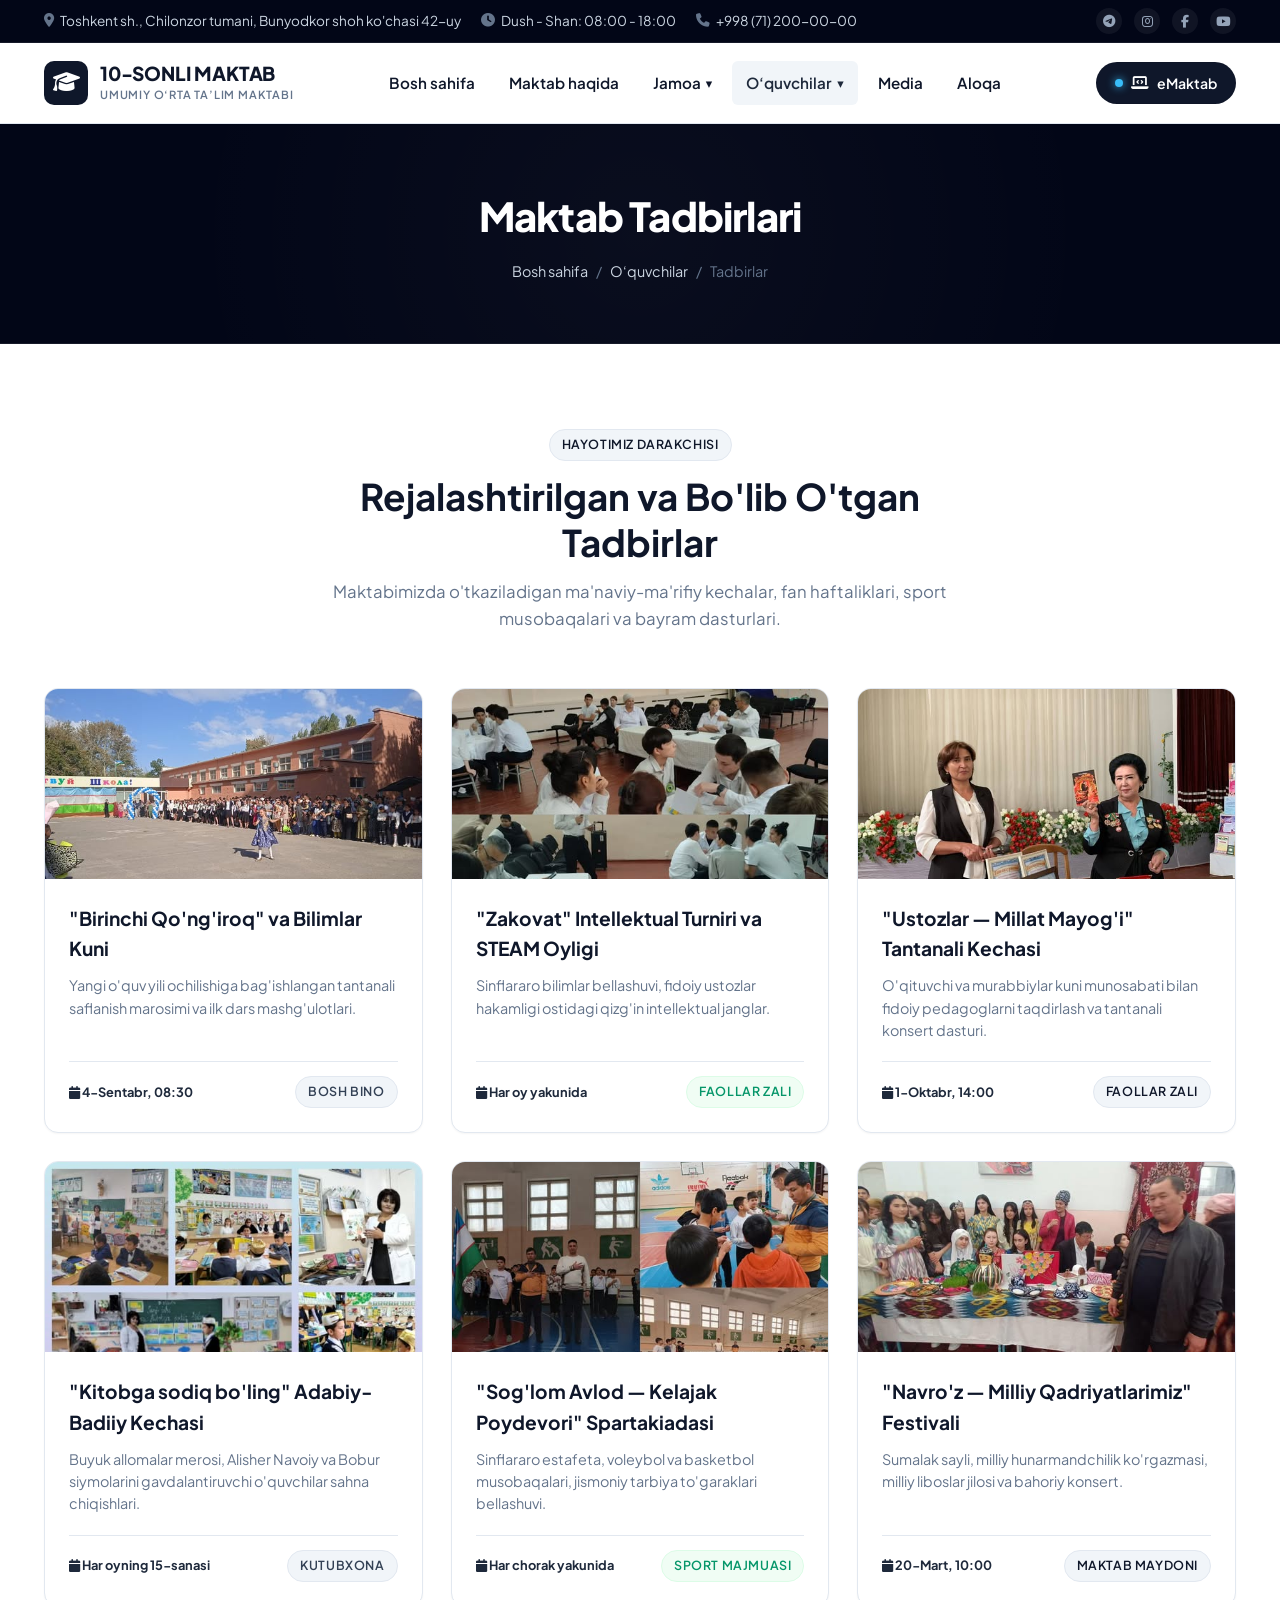
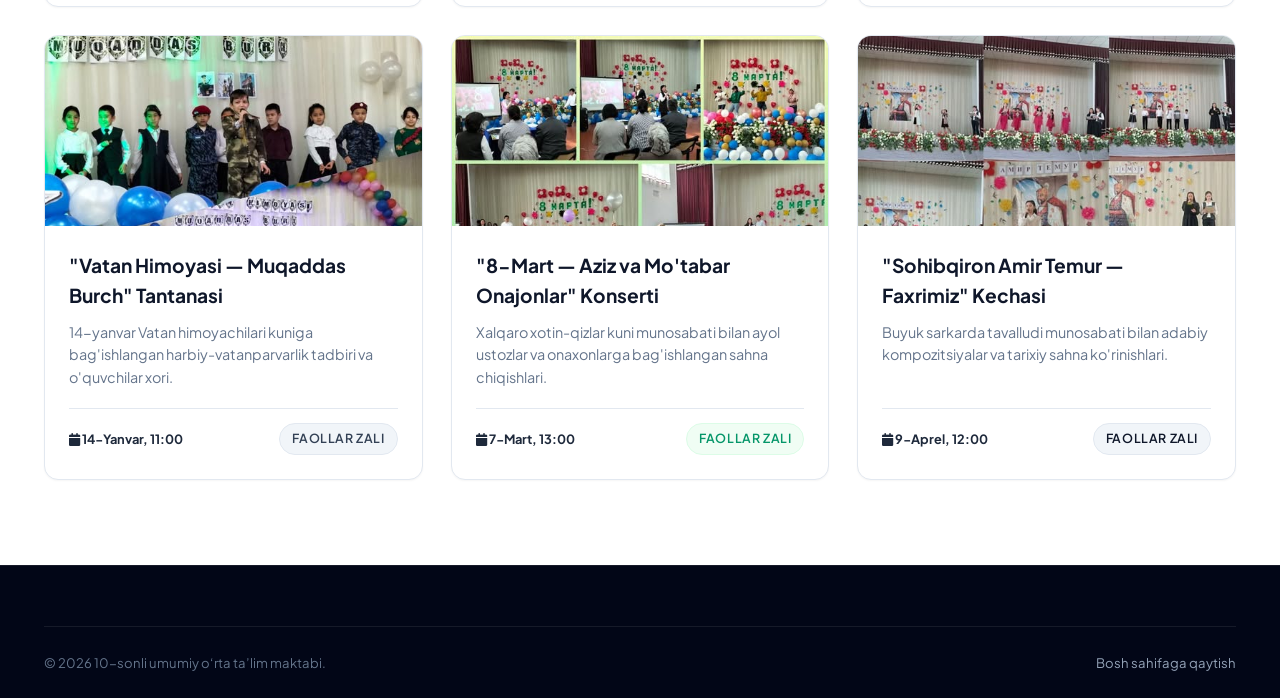
<file: events.html>
<!DOCTYPE html>
<html lang="uz">
<head>
  <meta charset="UTF-8">
  <meta name="viewport" content="width=device-width, initial-scale=1.0">
  <title>Maktab Tadbirlari - Bayramlar va Ochiq Darslar</title>
  <link rel="stylesheet" href="https://cdnjs.cloudflare.com/ajax/libs/font-awesome/6.5.1/css/all.min.css">
  <link rel="stylesheet" href="styles/main.css">
</head>
<body>

  <!-- Top Announcement Bar -->
  <div class="top-bar">
    <div class="container">
      <div class="top-bar-info">
        <span><i class="fa-solid fa-location-dot text-sky"></i> Toshkent sh., Chilonzor tumani, Bunyodkor shoh ko'chasi 42-uy</span>
        <span><i class="fa-solid fa-clock text-sky"></i> Dush - Shan: 08:00 - 18:00</span>
        <a href="tel:+998712000000"><i class="fa-solid fa-phone text-sky"></i> +998 (71) 200-00-00</a>
      </div>
      <div class="top-bar-actions">
        <div class="social-links">
          <a href="#" aria-label="Telegram"><i class="fa-brands fa-telegram"></i></a>
          <a href="#" aria-label="Instagram"><i class="fa-brands fa-instagram"></i></a>
          <a href="#" aria-label="Facebook"><i class="fa-brands fa-facebook-f"></i></a>
          <a href="#" aria-label="YouTube"><i class="fa-brands fa-youtube"></i></a>
        </div>
      </div>
    </div>
  </div>

  <!-- Navbar -->
  <header class="navbar">
    <div class="container">
      <a href="index.html" class="brand-logo">
        <div class="logo-icon-wrap"><i class="fa-solid fa-graduation-cap"></i></div>
        <div class="brand-text">
          <span class="brand-title">10-SONLI MAKTAB</span>
          <span class="brand-subtitle">Umumiy O‘rta Ta’lim Maktabi</span>
        </div>
      </a>

      <nav class="nav-menu">
        <div class="nav-item"><a href="index.html" class="nav-link">Bosh sahifa</a></div>
        <div class="nav-item"><a href="about.html" class="nav-link">Maktab haqida</a></div>

        <div class="nav-item">
          <a href="#" class="nav-link has-dropdown">Jamoa</a>
          <div class="dropdown-menu">
            <a href="leadership.html" class="dropdown-link"><i class="fa-solid fa-user-tie"></i> Rahbariyat</a>
            <a href="teachers.html" class="dropdown-link"><i class="fa-solid fa-chalkboard-user"></i> O‘qituvchilar</a>
          </div>
        </div>

        <div class="nav-item active">
          <a href="#" class="nav-link has-dropdown">O‘quvchilar</a>
          <div class="dropdown-menu">
            <a href="talented-students.html" class="dropdown-link"><i class="fa-solid fa-star"></i> Iqtidorli o‘quvchilar</a>
            <a href="achievements.html" class="dropdown-link"><i class="fa-solid fa-trophy"></i> Yutuqlar</a>
            <a href="events.html" class="dropdown-link"><i class="fa-solid fa-calendar-check"></i> Tadbirlar</a>
          </div>
        </div>

        <div class="nav-item"><a href="gallery.html" class="nav-link">Media</a></div>
        <div class="nav-item"><a href="contact.html" class="nav-link">Aloqa</a></div>
      </nav>

      <div style="display: flex; align-items: center; gap: 16px;">
        <a href="https://emaktab.uz" target="_blank" rel="noopener noreferrer" class="btn-emaktab">
          <span class="btn-emaktab-dot"></span>
          <i class="fa-solid fa-laptop-code"></i>
          <span>eMaktab</span>
        </a>
        <button class="hamburger" aria-label="Menyuni ochish">
          <span></span><span></span><span></span>
        </button>
      </div>
    </div>
  </header>

  <!-- Page Header -->
  <div class="page-header">
    <div class="container">
      <h1 class="page-header-title">Maktab Tadbirlari</h1>
      <div class="page-breadcrumb">
        <a href="index.html">Bosh sahifa</a>
        <span>/</span>
        <a href="#">O‘quvchilar</a>
        <span>/</span>
        <span>Tadbirlar</span>
      </div>
    </div>
  </div>

  <!-- Events List Section -->
  <section class="section section-bg-white">
    <div class="container">
      <div class="section-header">
        <div class="badge badge-navy">Hayotimiz Darakchisi</div>
        <h2 class="section-title">Rejalashtirilgan va Bo'lib O'tgan Tadbirlar</h2>
        <p class="section-subtitle">
          Maktabimizda o'tkaziladigan ma'naviy-ma'rifiy kechalar, fan haftaliklari, sport musobaqalari va bayram dasturlari.
        </p>
      </div>

      <div class="achieve-grid">
        <!-- Event 1 -->
        <div class="achieve-card" style="padding: 0; overflow: hidden;">
          <div style="height: 190px; overflow: hidden;">
            <img src="rasmlar/482009129_1835379577303361_8851483117513810448_n.jpg" alt="Bilimlar kuni" style="width: 100%; height: 100%; object-fit: cover; object-position: top center;">
          </div>
          <div style="padding: 24px; display: flex; flex-direction: column; flex-grow: 1;">
            <h3 class="achieve-title">"Birinchi Qo'ng'iroq" va Bilimlar Kuni</h3>
            <p class="achieve-desc">Yangi o'quv yili ochilishiga bag'ishlangan tantanali saflanish marosimi va ilk dars mashg'ulotlari.</p>
            <div class="achieve-footer">
              <span class="achieve-year"><i class="fa-solid fa-calendar"></i> 4-Sentabr, 08:30</span>
              <span class="badge badge-sky">Bosh bino</span>
            </div>
          </div>
        </div>

        <!-- Event 2 -->
        <div class="achieve-card" style="padding: 0; overflow: hidden;">
          <div style="height: 190px; overflow: hidden;">
            <img src="rasmlar/483987269_1840717083436277_4543032075003324965_n.jpg" alt="Zakovat turniri" style="width: 100%; height: 100%; object-fit: cover; object-position: top center;">
          </div>
          <div style="padding: 24px; display: flex; flex-direction: column; flex-grow: 1;">
            <h3 class="achieve-title">"Zakovat" Intellektual Turniri va STEAM Oyligi</h3>
            <p class="achieve-desc">Sinflararo bilimlar bellashuvi, fidoiy ustozlar hakamligi ostidagi qizg'in intellektual janglar.</p>
            <div class="achieve-footer">
              <span class="achieve-year"><i class="fa-solid fa-calendar"></i> Har oy yakunida</span>
              <span class="badge badge-emerald">Faollar zali</span>
            </div>
          </div>
        </div>

        <!-- Event 3 -->
        <div class="achieve-card" style="padding: 0; overflow: hidden;">
          <div style="height: 190px; overflow: hidden;">
            <img src="rasmlar/481250258_1836049597236359_7749384104113567819_n.jpg" alt="Ustozlar kuni" style="width: 100%; height: 100%; object-fit: cover; object-position: top center;">
          </div>
          <div style="padding: 24px; display: flex; flex-direction: column; flex-grow: 1;">
            <h3 class="achieve-title">"Ustozlar — Millat Mayog'i" Tantanali Kechasi</h3>
            <p class="achieve-desc">O'qituvchi va murabbiylar kuni munosabati bilan fidoiy pedagoglarni taqdirlash va tantanali konsert dasturi.</p>
            <div class="achieve-footer">
              <span class="achieve-year"><i class="fa-solid fa-calendar"></i> 1-Oktabr, 14:00</span>
              <span class="badge badge-navy">Faollar zali</span>
            </div>
          </div>
        </div>

        <!-- Event 4 -->
        <div class="achieve-card" style="padding: 0; overflow: hidden;">
          <div style="height: 190px; overflow: hidden;">
            <img src="rasmlar/482007189_1836757640498888_2862258268097526172_n.jpg" alt="Kitobxonlik tanlovi" style="width: 100%; height: 100%; object-fit: cover; object-position: top center;">
          </div>
          <div style="padding: 24px; display: flex; flex-direction: column; flex-grow: 1;">
            <h3 class="achieve-title">"Kitobga sodiq bo'ling" Adabiy-Badiiy Kechasi</h3>
            <p class="achieve-desc">Buyuk allomalar merosi, Alisher Navoiy va Bobur siymolarini gavdalantiruvchi o'quvchilar sahna chiqishlari.</p>
            <div class="achieve-footer">
              <span class="achieve-year"><i class="fa-solid fa-calendar"></i> Har oyning 15-sanasi</span>
              <span class="badge badge-sky">Kutubxona</span>
            </div>
          </div>
        </div>

        <!-- Event 5 -->
        <div class="achieve-card" style="padding: 0; overflow: hidden;">
          <div style="height: 190px; overflow: hidden;">
            <img src="rasmlar/482068459_1838658303642155_6339667709216380659_n.jpg" alt="Sport spartakiada" style="width: 100%; height: 100%; object-fit: cover; object-position: top center;">
          </div>
          <div style="padding: 24px; display: flex; flex-direction: column; flex-grow: 1;">
            <h3 class="achieve-title">"Sog'lom Avlod — Kelajak Poydevori" Spartakiadasi</h3>
            <p class="achieve-desc">Sinflararo estafeta, voleybol va basketbol musobaqalari, jismoniy tarbiya to'garaklari bellashuvi.</p>
            <div class="achieve-footer">
              <span class="achieve-year"><i class="fa-solid fa-calendar"></i> Har chorak yakunida</span>
              <span class="badge badge-emerald">Sport majmuasi</span>
            </div>
          </div>
        </div>

        <!-- Event 6 -->
        <div class="achieve-card" style="padding: 0; overflow: hidden;">
          <div style="height: 190px; overflow: hidden;">
            <img src="rasmlar/481044955_1683921895835069_5739730908314389312_n.jpg" alt="Navro'z festivali" style="width: 100%; height: 100%; object-fit: cover; object-position: top center;">
          </div>
          <div style="padding: 24px; display: flex; flex-direction: column; flex-grow: 1;">
            <h3 class="achieve-title">"Navro'z — Milliy Qadriyatlarimiz" Festivali</h3>
            <p class="achieve-desc">Sumalak sayli, milliy hunarmandchilik ko'rgazmasi, milliy liboslar jilosi va bahoriy konsert.</p>
            <div class="achieve-footer">
              <span class="achieve-year"><i class="fa-solid fa-calendar"></i> 20-Mart, 10:00</span>
              <span class="badge badge-navy">Maktab maydoni</span>
            </div>
          </div>
        </div>

        <!-- Event 7 -->
        <div class="achieve-card" style="padding: 0; overflow: hidden;">
          <div style="height: 190px; overflow: hidden;">
            <img src="rasmlar/481960148_1838658316975487_6191586758133155290_n.jpg" alt="Vatan himoyachilari kuni" style="width: 100%; height: 100%; object-fit: cover; object-position: top center;">
          </div>
          <div style="padding: 24px; display: flex; flex-direction: column; flex-grow: 1;">
            <h3 class="achieve-title">"Vatan Himoyasi — Muqaddas Burch" Tantanasi</h3>
            <p class="achieve-desc">14-yanvar Vatan himoyachilari kuniga bag'ishlangan harbiy-vatanparvarlik tadbiri va o'quvchilar xori.</p>
            <div class="achieve-footer">
              <span class="achieve-year"><i class="fa-solid fa-calendar"></i> 14-Yanvar, 11:00</span>
              <span class="badge badge-sky">Faollar zali</span>
            </div>
          </div>
        </div>

        <!-- Event 8 -->
        <div class="achieve-card" style="padding: 0; overflow: hidden;">
          <div style="height: 190px; overflow: hidden;">
            <img src="rasmlar/481046734_1683302989230293_232188053367136471_n.jpg" alt="8-mart bayrami" style="width: 100%; height: 100%; object-fit: cover; object-position: top center;">
          </div>
          <div style="padding: 24px; display: flex; flex-direction: column; flex-grow: 1;">
            <h3 class="achieve-title">"8-Mart — Aziz va Mo'tabar Onajonlar" Konserti</h3>
            <p class="achieve-desc">Xalqaro xotin-qizlar kuni munosabati bilan ayol ustozlar va onaxonlarga bag'ishlangan sahna chiqishlari.</p>
            <div class="achieve-footer">
              <span class="achieve-year"><i class="fa-solid fa-calendar"></i> 7-Mart, 13:00</span>
              <span class="badge badge-emerald">Faollar zali</span>
            </div>
          </div>
        </div>

        <!-- Event 9 -->
        <div class="achieve-card" style="padding: 0; overflow: hidden;">
          <div style="height: 190px; overflow: hidden;">
            <img src="rasmlar/481165306_1684708215756437_6680133487368846154_n.jpg" alt="Amir Temur tavalludi" style="width: 100%; height: 100%; object-fit: cover; object-position: top center;">
          </div>
          <div style="padding: 24px; display: flex; flex-direction: column; flex-grow: 1;">
            <h3 class="achieve-title">"Sohibqiron Amir Temur — Faxrimiz" Kechasi</h3>
            <p class="achieve-desc">Buyuk sarkarda tavalludi munosabati bilan adabiy kompozitsiyalar va tarixiy sahna ko'rinishlari.</p>
            <div class="achieve-footer">
              <span class="achieve-year"><i class="fa-solid fa-calendar"></i> 9-Aprel, 12:00</span>
              <span class="badge badge-navy">Faollar zali</span>
            </div>
          </div>
        </div>
      </div>
    </div>
  </section>

  <!-- Footer -->
  <footer class="footer">
    <div class="container">
      <div class="footer-bottom">
        <p>&copy; 2026 10-sonli umumiy o‘rta ta’lim maktabi.</p>
        <p><a href="index.html">Bosh sahifaga qaytish</a></p>
      </div>
    </div>
  </footer>

  <script src="js/main.js"></script>
</body>
</html>
</file>
<file: styles/main.css>
/* ==========================================================================
   Modern Academic Design System - Maktab Veb-Sayti
   Colors: Deep Navy (#0B2545), Royal Blue (#2563EB), Cyan (#0EA5E9), Light Sky (#E0F2FE), Emerald (#0D9488)
   ========================================================================== */

@import url('https://fonts.googleapis.com/css2?family=Cinzel:wght@500;600;700;800&family=Plus+Jakarta+Sans:wght@300;400;500;600;700;800&display=swap');

:root {
  /* Minimalist Design Palette */
  --primary: #0f172a;
  --primary-dark: #020617;
  --primary-light: #1e293b;
  --primary-subtle: #f1f5f9;
  
  --accent-blue: #0f172a;
  --accent-blue-hover: #1e293b;
  --accent-cyan: #2563eb;
  --accent-sky: #64748b;
  --accent-sky-light: #f1f5f9;

  /* Backward compatibility alias */
  --accent-gold: #0f172a;
  --accent-gold-hover: #1e293b;
  --accent-gold-light: #f1f5f9;
  
  --accent-emerald: #059669;
  --accent-emerald-light: #f0fdf4;
  
  --bg-body: #ffffff;
  --bg-white: #ffffff;
  --bg-card: #ffffff;
  --bg-muted: #f8fafc;
  
  --text-main: #0f172a;
  --text-muted: #64748b;
  --text-light: #94a3b8;
  --text-white: #ffffff;
  
  --border-light: #e2e8f0;
  --border-subtle: #cbd5e1;
  
  /* Minimalist Shadows */
  --shadow-sm: 0 1px 2px 0 rgba(0, 0, 0, 0.04);
  --shadow-md: 0 4px 12px 0 rgba(0, 0, 0, 0.05);
  --shadow-lg: 0 10px 25px -3px rgba(0, 0, 0, 0.06);
  --shadow-xl: 0 18px 30px -5px rgba(0, 0, 0, 0.08);
  
  /* Clean Modern Sans-Serif Typography */
  --font-sans: 'Plus Jakarta Sans', system-ui, -apple-system, BlinkMacSystemFont, 'Segoe UI', Roboto, sans-serif;
  --font-serif: 'Plus Jakarta Sans', system-ui, -apple-system, BlinkMacSystemFont, 'Segoe UI', Roboto, sans-serif;
  
  /* Radii */
  --radius-sm: 6px;
  --radius-md: 10px;
  --radius-lg: 14px;
  --radius-full: 9999px;
  
  /* Transitions */
  --transition: all 0.2s ease;
}

/* Reset & Base */
*, *::before, *::after {
  box-sizing: border-box;
  margin: 0;
  padding: 0;
}

html {
  scroll-behavior: smooth;
  font-size: 16px;
}

body {
  font-family: var(--font-sans);
  background-color: var(--bg-body);
  color: var(--text-main);
  line-height: 1.6;
  -webkit-font-smoothing: antialiased;
  -moz-osx-font-smoothing: grayscale;
  overflow-x: hidden;
}

a {
  color: inherit;
  text-decoration: none;
  transition: var(--transition);
}

ul {
  list-style: none;
}

img {
  max-width: 100%;
  height: auto;
  display: block;
}

button, input, textarea, select {
  font-family: inherit;
}

/* Color Utilities */
.text-gold, .text-sky {
  color: var(--accent-sky) !important;
}

.text-blue {
  color: var(--accent-blue) !important;
}

.container {
  width: 100%;
  max-width: 1240px;
  margin-left: auto;
  margin-right: auto;
  padding-left: 24px;
  padding-right: 24px;
}

/* ==========================================================================
   Header Top Announcement Bar
   ========================================================================== */
.top-bar {
  background: var(--primary-dark);
  color: #cbd5e1;
  font-size: 0.85rem;
  padding: 8px 0;
  border-bottom: 1px solid rgba(255, 255, 255, 0.08);
}

.top-bar .container {
  display: flex;
  justify-content: space-between;
  align-items: center;
  flex-wrap: wrap;
  gap: 12px;
}

.top-bar-info {
  display: flex;
  align-items: center;
  gap: 20px;
  flex-wrap: wrap;
}

.top-bar-info span, .top-bar-info a {
  display: inline-flex;
  align-items: center;
  gap: 6px;
  color: #cbd5e1;
}

.top-bar-info a:hover {
  color: #ffffff;
}

.top-bar-actions {
  display: flex;
  align-items: center;
  gap: 16px;
}

.social-links {
  display: flex;
  gap: 12px;
}

.social-links a {
  color: #94a3b8;
  display: inline-flex;
  align-items: center;
  justify-content: center;
  width: 26px;
  height: 26px;
  border-radius: 50%;
  background: rgba(255, 255, 255, 0.06);
  font-size: 0.8rem;
  transition: var(--transition);
}

.social-links a:hover {
  background: rgba(255, 255, 255, 0.2);
  color: #ffffff;
}

/* ==========================================================================
   Main Navigation Bar
   ========================================================================== */
.navbar {
  background-color: var(--bg-white);
  border-bottom: 1px solid var(--border-light);
  position: sticky;
  top: 0;
  z-index: 1000;
  box-shadow: var(--shadow-sm);
  transition: var(--transition);
}

.navbar .container {
  display: flex;
  align-items: center;
  justify-content: space-between;
  height: 80px;
}

/* Logo */
.brand-logo {
  display: flex;
  align-items: center;
  gap: 12px;
  text-decoration: none;
}

.logo-icon-wrap {
  width: 44px;
  height: 44px;
  border-radius: 10px;
  background: var(--primary);
  color: #ffffff;
  display: flex;
  align-items: center;
  justify-content: center;
  font-size: 1.35rem;
}

.brand-text {
  display: flex;
  flex-direction: column;
}

.brand-title {
  font-family: var(--font-sans);
  font-weight: 800;
  font-size: 1.2rem;
  color: var(--primary);
  line-height: 1.15;
  letter-spacing: -0.01em;
}

.brand-subtitle {
  font-size: 0.7rem;
  text-transform: uppercase;
  letter-spacing: 0.8px;
  color: var(--text-muted);
  font-weight: 600;
  margin-top: 2px;
}

/* Nav Menu */
.nav-menu {
  display: flex;
  align-items: center;
  gap: 6px;
}

.nav-item {
  position: relative;
}

.nav-link {
  display: flex;
  align-items: center;
  gap: 5px;
  padding: 10px 14px;
  font-size: 0.95rem;
  font-weight: 600;
  color: var(--text-main);
  border-radius: var(--radius-sm);
  transition: var(--transition);
}

.nav-link:hover, .nav-item.active > .nav-link {
  color: var(--primary-light);
  background-color: var(--primary-subtle);
}

.nav-link.has-dropdown::after {
  content: '▾';
  font-size: 0.8rem;
  transition: transform 0.2s ease;
}

.nav-item:hover .nav-link.has-dropdown::after {
  transform: rotate(180deg);
}

/* Dropdown Menu */
.dropdown-menu {
  position: absolute;
  top: 100%;
  left: 0;
  min-width: 220px;
  background: var(--bg-white);
  border-radius: var(--radius-md);
  box-shadow: var(--shadow-lg);
  border: 1px solid var(--border-light);
  padding: 8px;
  opacity: 0;
  visibility: hidden;
  transform: translateY(10px);
  transition: all 0.25s cubic-bezier(0.16, 1, 0.3, 1);
  pointer-events: none;
  z-index: 100;
}

.nav-item:hover .dropdown-menu,
.nav-item:focus-within .dropdown-menu {
  opacity: 1;
  visibility: visible;
  transform: translateY(0);
  pointer-events: auto;
}

.dropdown-link {
  display: flex;
  align-items: center;
  gap: 10px;
  padding: 10px 14px;
  font-size: 0.9rem;
  font-weight: 500;
  color: var(--text-main);
  border-radius: var(--radius-sm);
  transition: var(--transition);
}

.dropdown-link i {
  color: var(--accent-blue);
  font-size: 0.95rem;
}

.dropdown-link:hover {
  background: var(--primary-subtle);
  color: var(--primary);
  padding-left: 18px;
}

/* eMaktab Button */
.btn-emaktab {
  display: inline-flex;
  align-items: center;
  gap: 8px;
  background: var(--primary);
  color: var(--text-white);
  font-weight: 600;
  font-size: 0.88rem;
  padding: 9px 18px;
  border-radius: var(--radius-full);
  transition: var(--transition);
  border: 1px solid rgba(0, 0, 0, 0.08);
}

.btn-emaktab:hover {
  background: var(--primary-light);
  transform: translateY(-1px);
  color: #ffffff;
}

.btn-emaktab-dot {
  width: 8px;
  height: 8px;
  border-radius: 50%;
  background: #38bdf8;
  box-shadow: 0 0 8px #38bdf8;
  display: inline-block;
  animation: pulse-dot 2s infinite;
}

@keyframes pulse-dot {
  0%, 100% { transform: scale(1); opacity: 1; }
  50% { transform: scale(1.3); opacity: 0.7; }
}

/* Hamburger toggle */
.hamburger {
  display: none;
  flex-direction: column;
  justify-content: space-around;
  width: 32px;
  height: 28px;
  background: transparent;
  border: none;
  cursor: pointer;
  padding: 0;
  z-index: 1001;
}

.hamburger span {
  width: 100%;
  height: 3px;
  background-color: var(--primary);
  border-radius: 4px;
  transition: all 0.3s ease;
}

.hamburger.is-active span:nth-child(1) {
  transform: translateY(9px) rotate(45deg);
}

.hamburger.is-active span:nth-child(2) {
  opacity: 0;
}

.hamburger.is-active span:nth-child(3) {
  transform: translateY(-9px) rotate(-45deg);
}

/* ==========================================================================
   Buttons & Badges
   ========================================================================== */
.btn {
  display: inline-flex;
  align-items: center;
  justify-content: center;
  gap: 8px;
  padding: 12px 24px;
  font-size: 0.95rem;
  font-weight: 600;
  border-radius: var(--radius-md);
  cursor: pointer;
  transition: var(--transition);
  border: none;
  text-decoration: none;
}

.btn-primary {
  background: var(--primary);
  color: var(--text-white);
  box-shadow: 0 4px 14px rgba(11, 37, 69, 0.25);
}

.btn-primary:hover {
  background: var(--primary-light);
  transform: translateY(-2px);
  box-shadow: 0 6px 20px rgba(11, 37, 69, 0.35);
  color: var(--text-white);
}

.btn-gold, .btn-accent {
  background: #ffffff;
  color: #0f172a;
  font-weight: 700;
  box-shadow: 0 4px 14px rgba(0, 0, 0, 0.08);
  border: 1px solid #ffffff;
}

.btn-gold:hover, .btn-accent:hover {
  background: #f1f5f9;
  color: #0f172a;
  transform: translateY(-2px);
  box-shadow: 0 6px 18px rgba(0, 0, 0, 0.12);
}

.btn-outline {
  background: transparent;
  border: 1.5px solid var(--border-light);
  color: var(--text-main);
}

.btn-outline:hover {
  border-color: var(--primary);
  color: var(--primary);
  background: var(--primary-subtle);
}

.btn-outline-white {
  background: rgba(255, 255, 255, 0.06);
  border: 1.5px solid rgba(255, 255, 255, 0.22);
  color: var(--text-white);
  backdrop-filter: blur(4px);
}

.btn-outline-white:hover {
  background: rgba(255, 255, 255, 0.14);
  color: #ffffff;
  border-color: rgba(255, 255, 255, 0.35);
}

.badge {
  display: inline-flex;
  align-items: center;
  gap: 6px;
  padding: 5px 12px;
  font-size: 0.78rem;
  font-weight: 600;
  text-transform: uppercase;
  letter-spacing: 0.6px;
  border-radius: var(--radius-full);
}

.badge-gold, .badge-sky {
  background: #f1f5f9;
  color: #334155;
  border: 1px solid #e2e8f0;
}

.badge-navy {
  background: #f1f5f9;
  color: #0f172a;
  border: 1px solid #e2e8f0;
}

.badge-emerald {
  background: var(--accent-emerald-light);
  color: var(--accent-emerald);
  border: 1px solid #dcfce7;
}

/* ==========================================================================
   Hero Section
   ========================================================================== */
.hero {
  position: relative;
  background: #0f172a;
  color: var(--text-white);
  padding: 85px 0 115px 0;
  overflow: hidden;
}

.hero::before {
  content: '';
  position: absolute;
  top: 0;
  left: 0;
  right: 0;
  bottom: 0;
  background: radial-gradient(circle at 85% 15%, rgba(255, 255, 255, 0.04), transparent 45%);
  pointer-events: none;
}

.hero-grid {
  display: grid;
  grid-template-columns: 1.15fr 0.85fr;
  gap: 50px;
  align-items: center;
  position: relative;
  z-index: 2;
}

.hero-content {
  display: flex;
  flex-direction: column;
  align-items: flex-start;
}

.hero-badge {
  margin-bottom: 20px;
  background: rgba(255, 255, 255, 0.08);
  color: #e2e8f0;
  border: 1px solid rgba(255, 255, 255, 0.16);
  font-weight: 600;
  letter-spacing: 0.5px;
}

.hero-title {
  font-family: var(--font-sans);
  font-size: 3.2rem;
  font-weight: 800;
  line-height: 1.15;
  margin-bottom: 20px;
  letter-spacing: -0.025em;
  color: #ffffff;
}

.hero-title span {
  color: #ffffff;
  display: block;
  font-weight: 800;
  background: none;
  -webkit-text-fill-color: #ffffff;
}

.hero-desc {
  font-size: 1.1rem;
  color: #94a3b8;
  margin-bottom: 35px;
  line-height: 1.7;
  max-width: 580px;
}

.hero-actions {
  display: flex;
  gap: 16px;
  flex-wrap: wrap;
}

.hero-visual {
  position: relative;
}

.hero-image-card {
  position: relative;
  border-radius: var(--radius-lg);
  overflow: hidden;
  box-shadow: var(--shadow-xl);
  border: 4px solid rgba(255, 255, 255, 0.12);
  background: #0f172a;
}

.hero-image-card img {
  width: 100%;
  height: 420px;
  object-fit: cover;
  object-position: top center;
  display: block;
  transition: transform 0.6s ease;
}

.hero-image-card:hover img {
  transform: scale(1.03);
}

.hero-floating-card {
  position: absolute;
  bottom: -25px;
  left: -25px;
  background: #ffffff;
  color: var(--primary-dark);
  padding: 16px 20px;
  border-radius: var(--radius-md);
  box-shadow: 0 10px 25px rgba(0, 0, 0, 0.1);
  display: flex;
  align-items: center;
  gap: 14px;
  border: 1px solid #e2e8f0;
  animation: float 4s ease-in-out infinite;
}

@keyframes float {
  0%, 100% { transform: translateY(0px); }
  50% { transform: translateY(-8px); }
}

.hero-floating-icon {
  width: 44px;
  height: 44px;
  border-radius: 50%;
  background: #f1f5f9;
  color: #0f172a;
  display: flex;
  align-items: center;
  justify-content: center;
  font-size: 1.2rem;
}

.hero-floating-card h4 {
  font-size: 1.25rem;
  font-weight: 800;
  line-height: 1.1;
  color: var(--primary);
}

.hero-floating-card p {
  font-size: 0.8rem;
  color: var(--text-muted);
  font-weight: 600;
}

/* ==========================================================================
   Stats Floating Strip
   ========================================================================== */
.stats-strip {
  margin-top: -50px;
  position: relative;
  z-index: 10;
  margin-bottom: 70px;
}

.stats-grid {
  background: var(--bg-white);
  border-radius: var(--radius-lg);
  box-shadow: var(--shadow-xl);
  display: grid;
  grid-template-columns: repeat(4, 1fr);
  padding: 30px 20px;
  border: 1px solid var(--border-light);
}

.stat-item {
  display: flex;
  align-items: center;
  gap: 18px;
  padding: 10px 24px;
  border-right: 1px solid var(--border-light);
}

.stat-item:last-child {
  border-right: none;
}

.stat-icon {
  width: 52px;
  height: 52px;
  border-radius: 12px;
  background: var(--primary-subtle);
  color: var(--primary);
  display: flex;
  align-items: center;
  justify-content: center;
  font-size: 1.5rem;
  flex-shrink: 0;
}

.stat-info h3 {
  font-size: 1.85rem;
  font-weight: 800;
  color: var(--primary);
  line-height: 1.1;
}

.stat-info p {
  font-size: 0.85rem;
  color: var(--text-muted);
  font-weight: 600;
  margin-top: 4px;
}

/* ==========================================================================
   Section Headers
   ========================================================================== */
.section {
  padding: 85px 0;
  position: relative;
}

.section-bg-muted {
  background-color: var(--bg-muted);
}

.section-bg-white {
  background-color: var(--bg-white);
}

.section-header {
  text-align: center;
  max-width: 700px;
  margin: 0 auto 55px auto;
}

.section-header .badge {
  margin-bottom: 12px;
}

.section-title {
  font-family: var(--font-serif);
  font-size: 2.3rem;
  font-weight: 700;
  color: var(--primary);
  line-height: 1.25;
  margin-bottom: 14px;
}

.section-subtitle {
  font-size: 1.05rem;
  color: var(--text-muted);
  line-height: 1.6;
}

.section-header-left {
  text-align: left;
  margin-left: 0;
}

/* ==========================================================================
   About Section
   ========================================================================== */
.about-grid {
  display: grid;
  grid-template-columns: 1fr 1fr;
  gap: 50px;
  align-items: center;
}

.about-visual {
  position: relative;
}

.about-img-main {
  border-radius: var(--radius-lg);
  box-shadow: var(--shadow-xl);
  width: 100%;
  height: auto;
  max-height: 480px;
  object-fit: cover;
  object-position: top center;
  display: block;
}

.about-experience-badge {
  position: absolute;
  top: 25px;
  right: -20px;
  background: var(--primary);
  color: #ffffff;
  padding: 16px 22px;
  border-radius: var(--radius-md);
  box-shadow: 0 10px 25px rgba(0, 0, 0, 0.15);
  text-align: center;
  border: 1px solid rgba(255, 255, 255, 0.15);
}

.about-experience-badge h3 {
  font-size: 2.2rem;
  color: #ffffff;
  font-weight: 800;
  line-height: 1;
}

.about-experience-badge p {
  font-size: 0.75rem;
  text-transform: uppercase;
  font-weight: 600;
  letter-spacing: 0.5px;
  color: #94a3b8;
}

.about-features-list {
  display: grid;
  grid-template-columns: 1fr 1fr;
  gap: 20px;
  margin: 28px 0 35px 0;
}

.about-feature-item {
  display: flex;
  align-items: flex-start;
  gap: 12px;
}

.feature-check-icon {
  width: 24px;
  height: 24px;
  border-radius: 50%;
  background: var(--accent-emerald-light);
  color: var(--accent-emerald);
  display: flex;
  align-items: center;
  justify-content: center;
  font-size: 0.85rem;
  flex-shrink: 0;
  margin-top: 2px;
}

.about-feature-item h4 {
  font-size: 0.95rem;
  font-weight: 700;
  color: var(--primary);
  margin-bottom: 3px;
}

.about-feature-item p {
  font-size: 0.82rem;
  color: var(--text-muted);
}

/* ==========================================================================
   Leadership (Rahbariyat) Cards
   ========================================================================== */
.leadership-grid {
  display: grid;
  grid-template-columns: repeat(3, 1fr);
  gap: 30px;
}

.leader-card {
  background: var(--bg-white);
  border-radius: var(--radius-lg);
  overflow: hidden;
  box-shadow: var(--shadow-md);
  border: 1px solid var(--border-light);
  transition: var(--transition);
  display: flex;
  flex-direction: column;
}

.leader-card:hover {
  transform: translateY(-4px);
  box-shadow: var(--shadow-lg);
  border-color: #cbd5e1;
}

.leader-img-wrap {
  position: relative;
  height: 290px;
  overflow: hidden;
  background: #e2e8f0;
}

.leader-img-wrap img {
  width: 100%;
  height: 100%;
  object-fit: cover;
  object-position: top center;
  transition: transform 0.5s ease;
}

.leader-card:hover .leader-img-wrap img {
  transform: scale(1.05);
}

.leader-role-badge {
  position: absolute;
  bottom: 15px;
  left: 15px;
  background: rgba(15, 23, 42, 0.9);
  color: #f1f5f9;
  font-size: 0.72rem;
  font-weight: 600;
  padding: 4px 12px;
  border-radius: var(--radius-full);
  backdrop-filter: blur(4px);
  border: 1px solid rgba(255, 255, 255, 0.15);
}

.leader-body {
  padding: 24px;
  display: flex;
  flex-direction: column;
  flex-grow: 1;
}

.leader-name {
  font-family: var(--font-serif);
  font-size: 1.25rem;
  font-weight: 700;
  color: var(--primary);
  margin-bottom: 6px;
}

.leader-position {
  font-size: 0.85rem;
  color: var(--text-muted);
  font-weight: 600;
  margin-bottom: 16px;
}

.leader-meta {
  margin-top: auto;
  padding-top: 14px;
  border-top: 1px solid var(--border-light);
  font-size: 0.82rem;
  color: var(--text-muted);
  display: flex;
  flex-direction: column;
  gap: 6px;
}

.leader-meta span {
  display: flex;
  align-items: center;
  gap: 8px;
}

.leader-meta span i {
  color: #64748b;
}

/* ==========================================================================
   Talented Students (Iqtidorli o'quvchilar)
   ========================================================================== */
.students-grid {
  display: grid;
  grid-template-columns: repeat(4, 1fr);
  gap: 24px;
}

.student-card {
  background: var(--bg-white);
  border-radius: var(--radius-lg);
  overflow: hidden;
  box-shadow: var(--shadow-sm);
  border: 1px solid var(--border-light);
  transition: var(--transition);
  position: relative;
}

.student-card:hover {
  transform: translateY(-6px);
  box-shadow: var(--shadow-lg);
  border-color: var(--accent-blue);
}

.student-card-header {
  position: relative;
  height: 230px;
  overflow: hidden;
  background: #f1f5f9;
}

.student-card-header img {
  width: 100%;
  height: 100%;
  object-fit: cover;
  object-position: top center;
  transition: transform 0.4s ease;
}

.student-card:hover .student-card-header img {
  transform: scale(1.06);
}

.student-grade-tag {
  position: absolute;
  top: 12px;
  right: 12px;
  background: var(--primary);
  color: #ffffff;
  font-weight: 800;
  font-size: 0.75rem;
  padding: 4px 10px;
  border-radius: var(--radius-full);
  box-shadow: 0 2px 6px rgba(0, 0, 0, 0.2);
}

.student-card-body {
  padding: 20px;
}

.student-direction {
  font-size: 0.75rem;
  font-weight: 700;
  text-transform: uppercase;
  letter-spacing: 0.6px;
  color: var(--accent-emerald);
  margin-bottom: 6px;
  display: inline-block;
}

.student-name {
  font-family: var(--font-serif);
  font-size: 1.1rem;
  font-weight: 700;
  color: var(--primary);
  margin-bottom: 10px;
  line-height: 1.3;
}

.student-achievement {
  background: var(--primary-subtle);
  padding: 10px 12px;
  border-radius: var(--radius-sm);
  border-left: 3px solid var(--accent-blue);
}

.student-achievement-label {
  font-size: 0.7rem;
  font-weight: 700;
  text-transform: uppercase;
  color: var(--primary);
  display: block;
}

.student-achievement-text {
  font-size: 0.83rem;
  color: var(--text-main);
  font-weight: 600;
  line-height: 1.35;
  margin-top: 2px;
}

/* ==========================================================================
   Achievements (Yutuqlar)
   ========================================================================== */
.achieve-tabs {
  display: flex;
  justify-content: center;
  gap: 12px;
  margin-bottom: 40px;
  flex-wrap: wrap;
}

.achieve-tab-btn {
  padding: 10px 22px;
  border-radius: var(--radius-full);
  font-size: 0.92rem;
  font-weight: 600;
  background: var(--bg-white);
  border: 1px solid var(--border-light);
  color: var(--text-muted);
  cursor: pointer;
  transition: var(--transition);
}

.achieve-tab-btn.active, .achieve-tab-btn:hover {
  background: var(--primary);
  color: #ffffff;
  border-color: var(--primary);
  box-shadow: 0 4px 10px rgba(11, 37, 69, 0.2);
}

.achieve-grid {
  display: grid;
  grid-template-columns: repeat(3, 1fr);
  gap: 28px;
}

.achieve-card {
  background: var(--bg-white);
  border-radius: var(--radius-lg);
  padding: 30px 26px;
  border: 1px solid var(--border-light);
  box-shadow: var(--shadow-sm);
  transition: var(--transition);
  display: flex;
  flex-direction: column;
  position: relative;
  overflow: hidden;
}

.achieve-card::before {
  content: '';
  position: absolute;
  top: 0;
  left: 0;
  width: 100%;
  height: 3px;
  background: var(--primary);
  opacity: 0;
  transition: opacity 0.2s ease;
}

.achieve-card:hover {
  transform: translateY(-4px);
  box-shadow: var(--shadow-md);
  border-color: var(--border-subtle);
}

.achieve-card:hover::before {
  opacity: 1;
}

.achieve-icon-badge {
  width: 48px;
  height: 48px;
  border-radius: 12px;
  background: #f1f5f9;
  color: #0f172a;
  display: flex;
  align-items: center;
  justify-content: center;
  font-size: 1.35rem;
  margin-bottom: 20px;
}

.achieve-title {
  font-family: var(--font-serif);
  font-size: 1.2rem;
  font-weight: 700;
  color: var(--primary);
  margin-bottom: 10px;
}

.achieve-desc {
  font-size: 0.9rem;
  color: var(--text-muted);
  line-height: 1.55;
  margin-bottom: 20px;
}

.achieve-footer {
  margin-top: auto;
  display: flex;
  justify-content: space-between;
  align-items: center;
  padding-top: 14px;
  border-top: 1px solid var(--border-light);
  font-size: 0.8rem;
  color: var(--text-light);
  font-weight: 600;
}

.achieve-year {
  color: var(--primary-light);
  font-weight: 700;
}

/* ==========================================================================
   Gallery (Media / Galereya)
   ========================================================================== */
.gallery-filters {
  display: flex;
  justify-content: center;
  gap: 10px;
  margin-bottom: 35px;
  flex-wrap: wrap;
}

.gallery-filter-btn {
  padding: 8px 20px;
  border-radius: var(--radius-full);
  font-size: 0.88rem;
  font-weight: 600;
  background: var(--bg-white);
  border: 1px solid var(--border-light);
  color: var(--text-muted);
  cursor: pointer;
  transition: var(--transition);
}

.gallery-filter-btn.active, .gallery-filter-btn:hover {
  background: var(--primary);
  color: #ffffff;
  border-color: var(--primary);
}

.gallery-grid {
  display: grid;
  grid-template-columns: repeat(3, 1fr);
  gap: 24px;
}

.gallery-item {
  position: relative;
  border-radius: var(--radius-md);
  overflow: hidden;
  height: 260px;
  box-shadow: var(--shadow-sm);
  cursor: pointer;
}

.gallery-item img {
  width: 100%;
  height: 100%;
  object-fit: cover;
  object-position: top center;
  transition: transform 0.5s ease;
}

.gallery-overlay {
  position: absolute;
  inset: 0;
  background: linear-gradient(180deg, transparent 30%, rgba(11, 37, 69, 0.85) 100%);
  display: flex;
  flex-direction: column;
  justify-content: flex-end;
  padding: 20px;
  color: #ffffff;
  opacity: 0;
  transition: opacity 0.3s ease;
}

.gallery-item:hover img {
  transform: scale(1.08);
}

.gallery-item:hover .gallery-overlay {
  opacity: 1;
}

.gallery-cat {
  font-size: 0.72rem;
  text-transform: uppercase;
  color: var(--accent-sky);
  font-weight: 700;
  letter-spacing: 0.8px;
}

.gallery-title {
  font-size: 1rem;
  font-weight: 700;
  margin-top: 4px;
}

/* Lightbox Modal */
.lightbox-modal {
  position: fixed;
  inset: 0;
  background: rgba(7, 25, 47, 0.95);
  backdrop-filter: blur(8px);
  z-index: 2000;
  display: flex;
  align-items: center;
  justify-content: center;
  padding: 30px;
  opacity: 0;
  visibility: hidden;
  transition: var(--transition);
}

.lightbox-modal.is-active {
  opacity: 1;
  visibility: visible;
}

.lightbox-content {
  position: relative;
  max-width: 900px;
  width: 100%;
  background: #000;
  border-radius: var(--radius-md);
  overflow: hidden;
  box-shadow: var(--shadow-xl);
}

.lightbox-content img {
  width: 100%;
  max-height: 75vh;
  object-fit: contain;
}

.lightbox-caption {
  padding: 16px 20px;
  background: var(--primary-dark);
  color: #ffffff;
  font-size: 1rem;
  font-weight: 600;
  display: flex;
  justify-content: space-between;
  align-items: center;
}

.lightbox-close {
  position: absolute;
  top: 15px;
  right: 15px;
  background: rgba(255, 255, 255, 0.2);
  border: none;
  color: #ffffff;
  width: 40px;
  height: 40px;
  border-radius: 50%;
  font-size: 1.4rem;
  cursor: pointer;
  display: flex;
  align-items: center;
  justify-content: center;
  transition: var(--transition);
}

.lightbox-close:hover {
  background: var(--accent-blue);
  color: #ffffff;
}

/* ==========================================================================
   Contact Section & Interactive Elements
   ========================================================================== */
.contact-grid {
  display: grid;
  grid-template-columns: 1fr 1.25fr;
  gap: 40px;
}

.contact-info-card {
  background: linear-gradient(135deg, var(--primary) 0%, var(--primary-light) 100%);
  color: var(--text-white);
  padding: 40px 34px;
  border-radius: var(--radius-lg);
  box-shadow: var(--shadow-lg);
  display: flex;
  flex-direction: column;
  justify-content: space-between;
}

.contact-info-title {
  font-family: var(--font-serif);
  font-size: 1.6rem;
  font-weight: 700;
  margin-bottom: 12px;
}

.contact-info-desc {
  font-size: 0.95rem;
  color: #cbd5e1;
  margin-bottom: 30px;
}

.contact-items {
  display: flex;
  flex-direction: column;
  gap: 22px;
}

.contact-item {
  display: flex;
  gap: 16px;
  align-items: flex-start;
}

.contact-icon {
  width: 42px;
  height: 42px;
  border-radius: 10px;
  background: rgba(255, 255, 255, 0.1);
  color: var(--accent-sky);
  display: flex;
  align-items: center;
  justify-content: center;
  font-size: 1.2rem;
  flex-shrink: 0;
  border: 1px solid rgba(255, 255, 255, 0.15);
}

.contact-details h4 {
  font-size: 0.85rem;
  text-transform: uppercase;
  letter-spacing: 0.6px;
  color: #94a3b8;
  margin-bottom: 3px;
}

.contact-details p, .contact-details a {
  font-size: 1rem;
  font-weight: 600;
  color: #ffffff;
}

.contact-form-card {
  background: var(--bg-white);
  padding: 40px;
  border-radius: var(--radius-lg);
  box-shadow: var(--shadow-md);
  border: 1px solid var(--border-light);
}

.form-group {
  margin-bottom: 20px;
}

.form-label {
  display: block;
  font-size: 0.88rem;
  font-weight: 600;
  color: var(--text-main);
  margin-bottom: 8px;
}

.form-control {
  width: 100%;
  padding: 12px 16px;
  border-radius: var(--radius-sm);
  border: 1.5px solid var(--border-light);
  font-size: 0.95rem;
  color: var(--text-main);
  background: var(--bg-white);
  transition: var(--transition);
}

.form-control:focus {
  outline: none;
  border-color: var(--primary-light);
  box-shadow: 0 0 0 3px rgba(19, 64, 116, 0.15);
}

.form-row {
  display: grid;
  grid-template-columns: 1fr 1fr;
  gap: 16px;
}

/* Map Frame */
.map-container {
  margin-top: 40px;
  border-radius: var(--radius-lg);
  overflow: hidden;
  box-shadow: var(--shadow-md);
  border: 1px solid var(--border-light);
  height: 380px;
}

.map-container iframe {
  width: 100%;
  height: 100%;
  border: none;
}

/* ==========================================================================
   Page Banner (For Internal Pages)
   ========================================================================== */
.page-header {
  background: var(--primary-dark);
  color: #ffffff;
  padding: 60px 0;
  text-align: center;
  position: relative;
  overflow: hidden;
  border-bottom: 1px solid rgba(255, 255, 255, 0.08);
}

.page-header::before {
  content: '';
  position: absolute;
  inset: 0;
  background: radial-gradient(circle at 50% 50%, rgba(255, 255, 255, 0.03), transparent 70%);
}

.page-header-title {
  font-family: var(--font-sans);
  font-size: 2.5rem;
  font-weight: 800;
  letter-spacing: -0.02em;
  margin-bottom: 12px;
  position: relative;
  z-index: 2;
  color: #ffffff;
}

.page-breadcrumb {
  display: flex;
  justify-content: center;
  gap: 8px;
  font-size: 0.9rem;
  color: #94a3b8;
  position: relative;
  z-index: 2;
}

.page-breadcrumb a {
  color: #cbd5e1;
}

.page-breadcrumb a:hover {
  color: var(--accent-sky);
}

.page-breadcrumb span {
  color: var(--accent-sky);
}

/* ==========================================================================
   Teachers (O'qituvchilar) Page
   ========================================================================== */
.teachers-filter {
  display: flex;
  justify-content: center;
  gap: 10px;
  margin-bottom: 40px;
  flex-wrap: wrap;
}

.teachers-grid {
  display: grid;
  grid-template-columns: repeat(4, 1fr);
  gap: 26px;
}

.teacher-card {
  background: var(--bg-white);
  border-radius: var(--radius-lg);
  overflow: hidden;
  box-shadow: var(--shadow-sm);
  border: 1px solid var(--border-light);
  transition: var(--transition);
  text-align: center;
  padding-bottom: 20px;
}

.teacher-card:hover {
  transform: translateY(-6px);
  box-shadow: var(--shadow-lg);
  border-color: var(--accent-blue);
}

.teacher-img-wrap {
  position: relative;
  height: 240px;
  overflow: hidden;
  background: #f1f5f9;
  margin-bottom: 18px;
}

.teacher-img-wrap img {
  width: 100%;
  height: 100%;
  object-fit: cover;
  object-position: top center;
}

.teacher-subject {
  font-size: 0.75rem;
  font-weight: 700;
  text-transform: uppercase;
  letter-spacing: 0.8px;
  color: var(--accent-blue);
  margin-bottom: 4px;
}

.teacher-name {
  font-family: var(--font-serif);
  font-size: 1.15rem;
  font-weight: 700;
  color: var(--primary);
  margin-bottom: 6px;
  padding: 0 16px;
}

.teacher-degree {
  font-size: 0.82rem;
  color: var(--text-muted);
  padding: 0 16px;
  margin-bottom: 12px;
}

.teacher-experience {
  display: inline-block;
  background: var(--bg-muted);
  color: var(--primary);
  font-size: 0.75rem;
  font-weight: 700;
  padding: 4px 12px;
  border-radius: var(--radius-full);
}

/* ==========================================================================
   Footer
   ========================================================================== */
.footer {
  background: var(--primary-dark);
  color: #94a3b8;
  padding: 60px 0 25px 0;
  border-top: 1px solid rgba(255, 255, 255, 0.08);
}

.footer-grid {
  display: grid;
  grid-template-columns: 1.5fr 1fr 1fr 1.2fr;
  gap: 40px;
  margin-bottom: 50px;
}

.footer-brand h3 {
  font-family: var(--font-sans);
  font-size: 1.25rem;
  font-weight: 800;
  color: #ffffff;
  margin-bottom: 6px;
}

.footer-brand p {
  font-size: 0.88rem;
  line-height: 1.65;
  color: #94a3b8;
  margin-top: 14px;
  margin-bottom: 20px;
}

.footer-col-title {
  font-family: var(--font-sans);
  font-size: 1.05rem;
  font-weight: 700;
  color: #ffffff;
  margin-bottom: 20px;
}

.footer-links {
  display: flex;
  flex-direction: column;
  gap: 10px;
}

.footer-links a {
  color: #94a3b8;
  font-size: 0.9rem;
  display: inline-flex;
  align-items: center;
  gap: 6px;
  transition: var(--transition);
}

.footer-links a:hover {
  color: #ffffff;
  padding-left: 4px;
}

.footer-bottom {
  padding-top: 25px;
  border-top: 1px solid rgba(255, 255, 255, 0.08);
  display: flex;
  justify-content: space-between;
  align-items: center;
  font-size: 0.82rem;
  color: #64748b;
  flex-wrap: wrap;
  gap: 12px;
}

.footer-bottom a {
  color: #94a3b8;
}

.footer-bottom a:hover {
  color: var(--accent-sky);
}

/* ==========================================================================
   Responsive Breakpoints
   ========================================================================== */
@media (max-width: 1024px) {
  .hero-grid {
    grid-template-columns: 1fr;
    gap: 40px;
  }
  .stats-grid {
    grid-template-columns: repeat(2, 1fr);
    gap: 20px;
  }
  .stat-item {
    border-right: none;
    border-bottom: 1px solid var(--border-light);
    padding-bottom: 16px;
  }
  .stat-item:nth-child(3), .stat-item:nth-child(4) {
    border-bottom: none;
  }
  .about-grid {
    grid-template-columns: 1fr;
  }
  .leadership-grid {
    grid-template-columns: repeat(2, 1fr);
  }
  .students-grid {
    grid-template-columns: repeat(2, 1fr);
  }
  .teachers-grid {
    grid-template-columns: repeat(2, 1fr);
  }
  .gallery-grid {
    grid-template-columns: repeat(2, 1fr);
  }
  .achieve-grid {
    grid-template-columns: repeat(2, 1fr);
  }
  .footer-grid {
    grid-template-columns: repeat(2, 1fr);
  }
}

@media (max-width: 820px) {
  .top-bar {
    display: none;
  }
  .hamburger {
    display: flex;
  }
  .nav-menu {
    position: fixed;
    top: 84px;
    left: 0;
    width: 100%;
    height: calc(100vh - 84px);
    background: var(--bg-white);
    flex-direction: column;
    align-items: flex-start;
    padding: 24px;
    gap: 8px;
    overflow-y: auto;
    box-shadow: var(--shadow-xl);
    transform: translateX(-100%);
    transition: transform 0.35s cubic-bezier(0.16, 1, 0.3, 1);
  }
  .nav-menu.is-active {
    transform: translateX(0);
  }
  .nav-item {
    width: 100%;
  }
  .nav-link {
    width: 100%;
    justify-content: space-between;
    padding: 12px 16px;
    font-size: 1.05rem;
  }
  .dropdown-menu {
    position: static;
    opacity: 1;
    visibility: visible;
    transform: none;
    pointer-events: auto;
    box-shadow: none;
    border: none;
    background: var(--bg-muted);
    border-radius: var(--radius-sm);
    margin-top: 4px;
    display: none;
    padding: 6px 12px;
  }
  .dropdown-menu.is-mobile-open {
    display: block;
  }
  .contact-grid {
    grid-template-columns: 1fr;
  }
  .form-row {
    grid-template-columns: 1fr;
  }
}

@media (max-width: 600px) {
  .hero-title {
    font-size: 2.2rem;
  }
  .section-title {
    font-size: 1.85rem;
  }
  .stats-grid {
    grid-template-columns: 1fr;
  }
  .stat-item {
    border-bottom: 1px solid var(--border-light);
  }
  .stat-item:last-child {
    border-bottom: none;
  }
  .leadership-grid, .students-grid, .achieve-grid, .gallery-grid, .teachers-grid {
    grid-template-columns: 1fr;
  }
  .footer-grid {
    grid-template-columns: 1fr;
  }
  .about-features-list {
    grid-template-columns: 1fr;
  }
}
</file>
